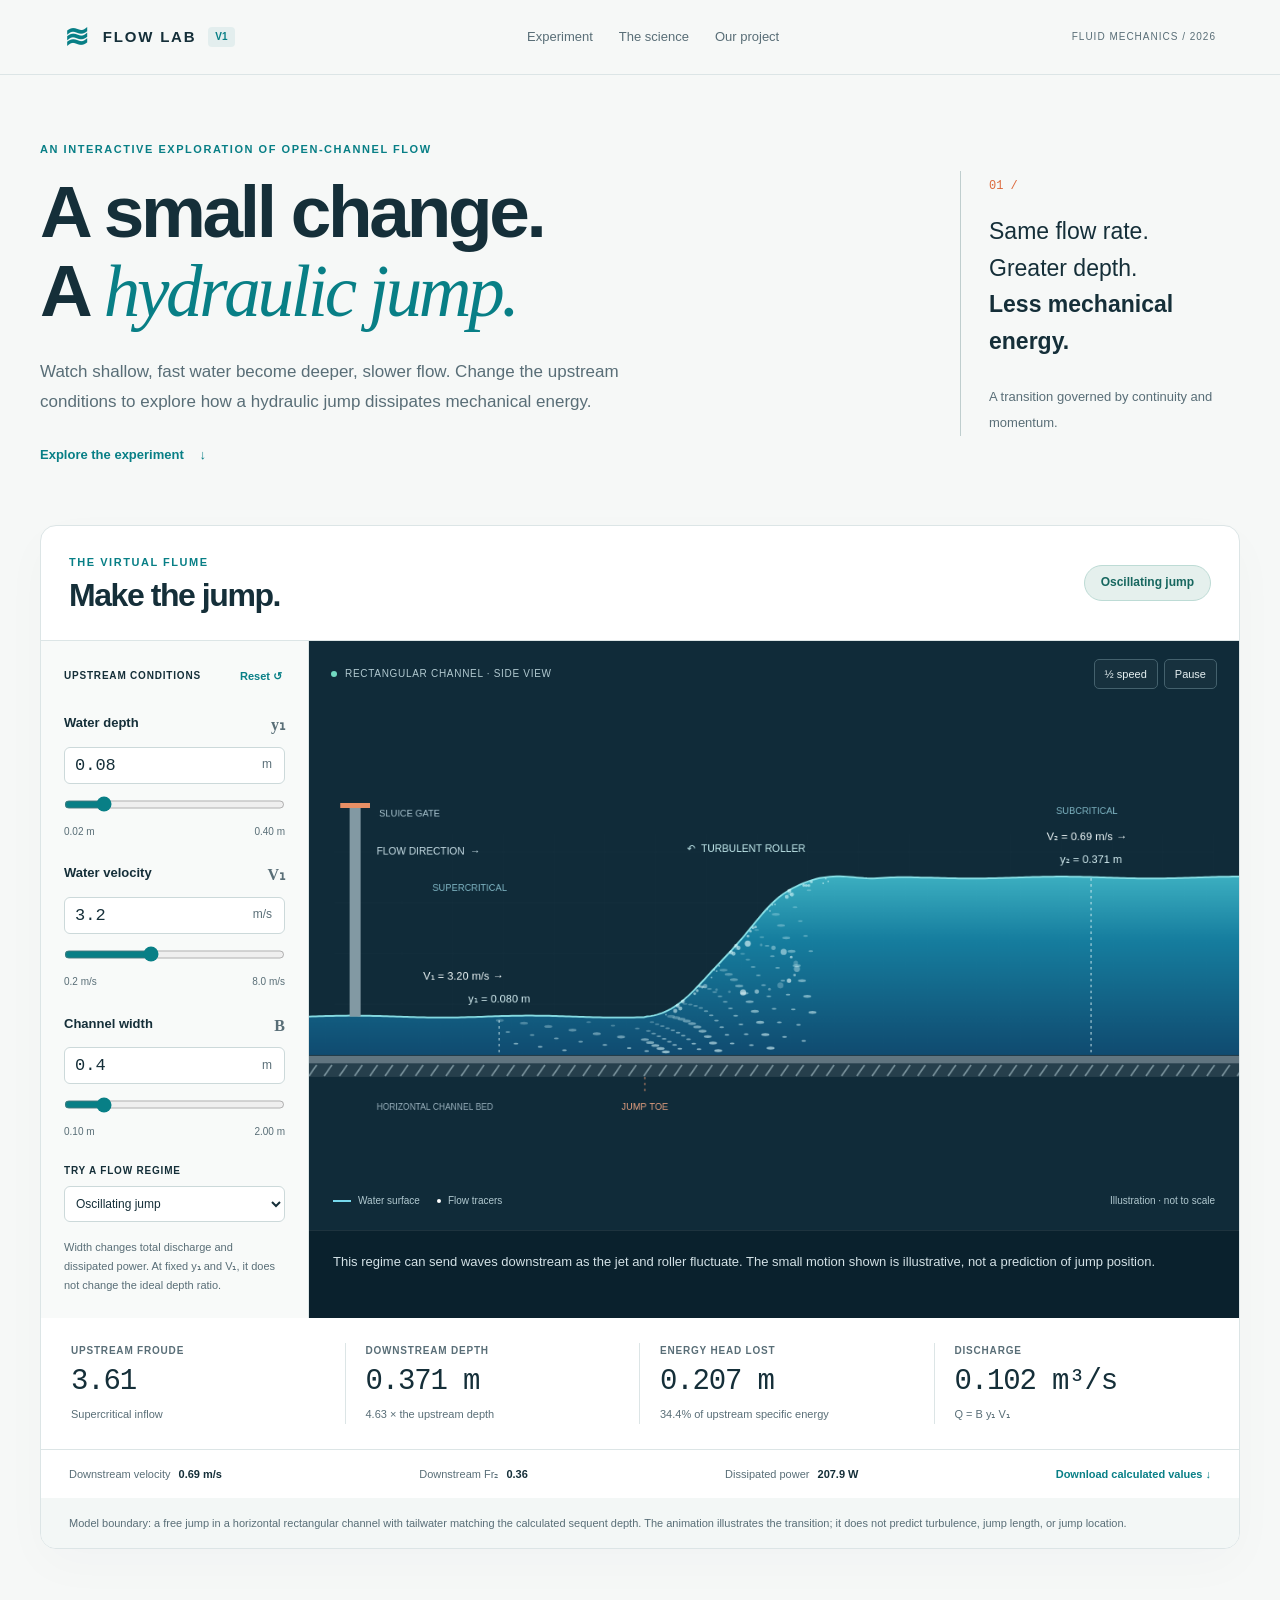
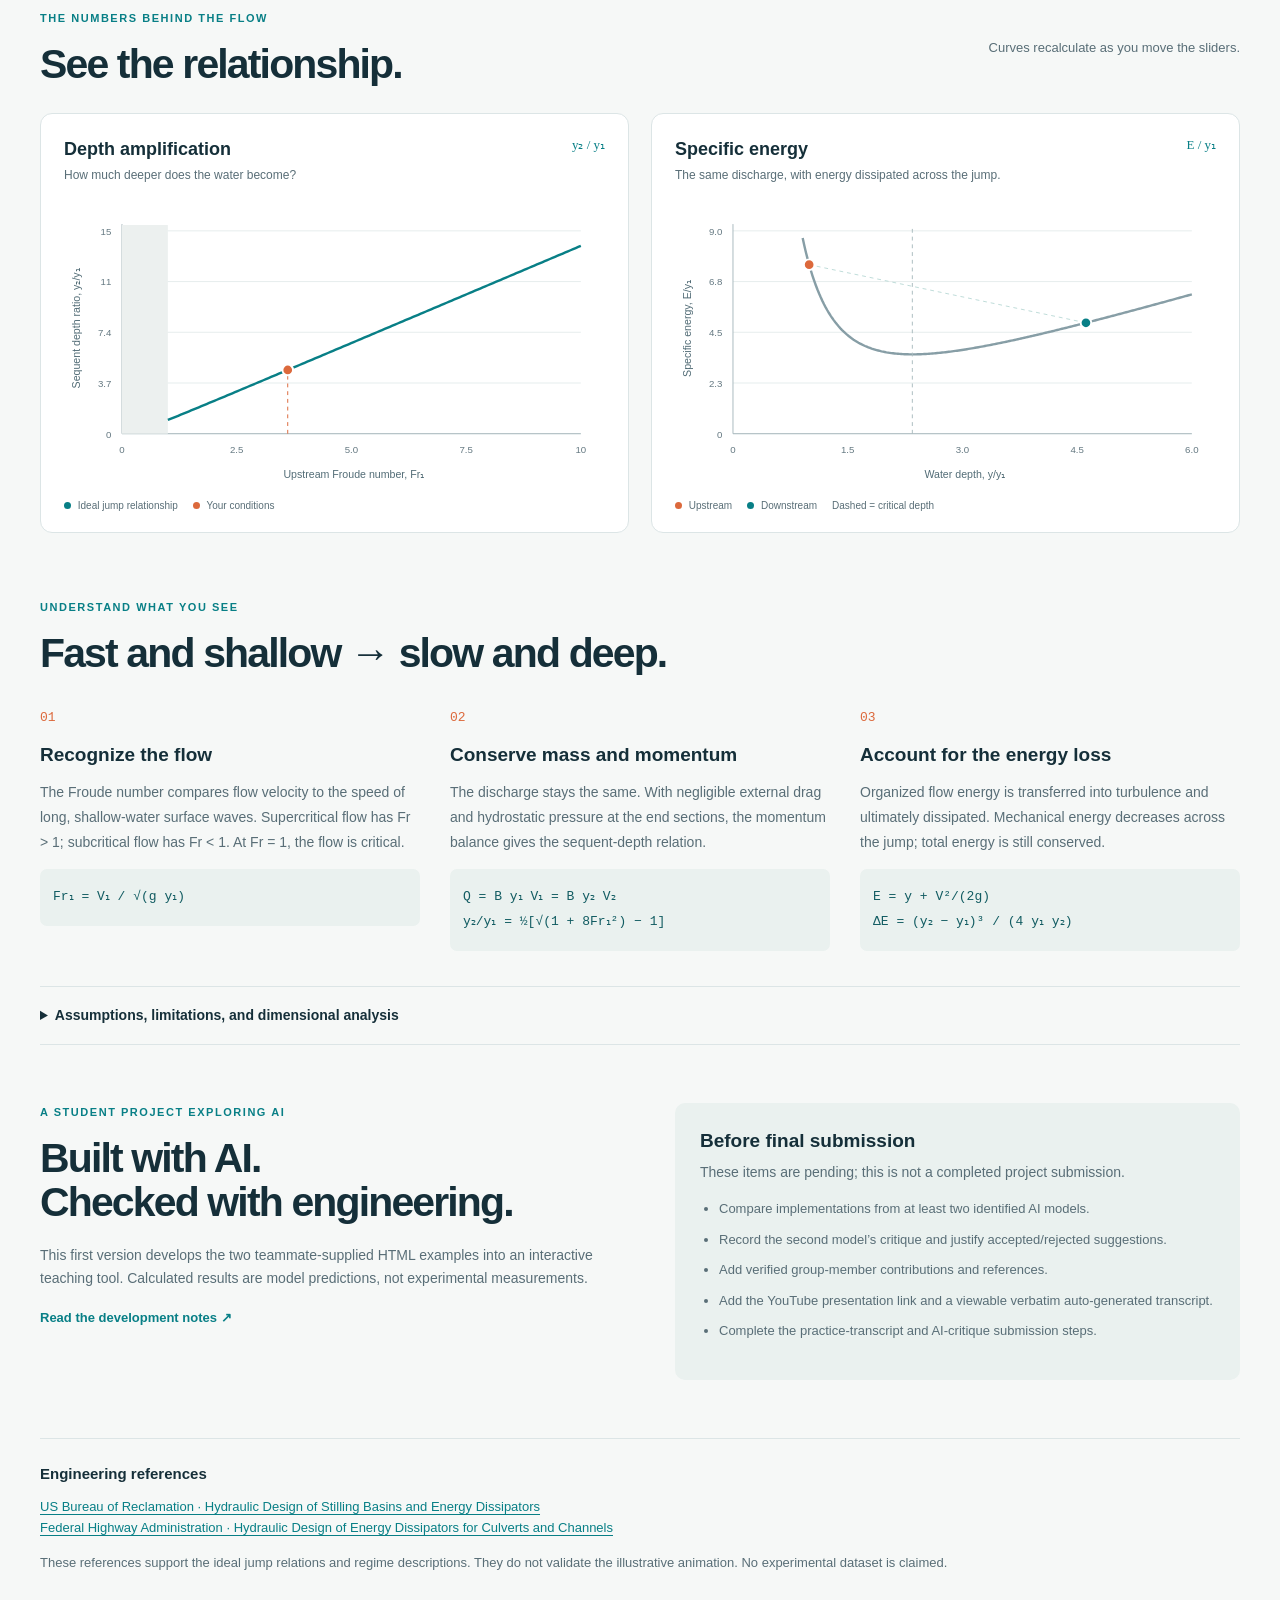
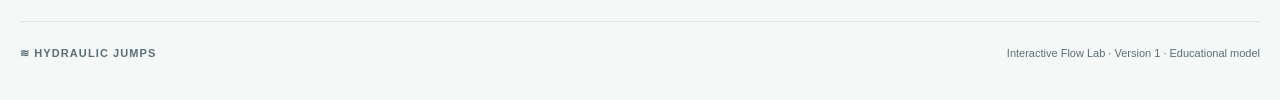
<file: index.html>
<!doctype html>
<html lang="en">
<head>
  <meta charset="utf-8"><meta name="viewport" content="width=device-width,initial-scale=1">
  <meta name="description" content="Explore hydraulic jumps in a rectangular channel with animated flow, live calculations and interactive graphs.">
  <title>Hydraulic Jumps · Interactive Flow Lab</title>
  <link rel="icon" href="data:,"><link rel="stylesheet" href="styles.css">
  <script defer src="hydraulics.js"></script><script defer src="app.js"></script>
</head>
<body>
<a class="skip" href="#experiment">Skip to experiment</a>
<header class="topbar"><a class="brand" href="#"><span class="brand-icon">≋</span> FLOW LAB <span class="version">V1</span></a><nav aria-label="Main navigation"><a href="#experiment">Experiment</a><a href="#theory">The science</a><a href="#project">Our project</a></nav><span class="course">FLUID MECHANICS / 2026</span></header>
<main>
  <section class="intro"><div><p class="eyebrow">AN INTERACTIVE EXPLORATION OF OPEN-CHANNEL FLOW</p><h1>A small change.<br>A <em>hydraulic jump.</em></h1><p class="lede">Watch shallow, fast water become deeper, slower flow. Change the upstream conditions to explore how a hydraulic jump dissipates mechanical energy.</p><a class="text-link" href="#experiment">Explore the experiment <span>↓</span></a></div><aside class="intro-note"><span class="note-number">01 /</span><p>Same flow rate.<br>Greater depth.<br><strong>Less mechanical energy.</strong></p><span class="small">A transition governed by continuity and momentum.</span></aside></section>

  <section id="experiment" class="experiment" aria-labelledby="lab-title">
    <div class="section-heading"><div><p class="eyebrow">THE VIRTUAL FLUME</p><h2 id="lab-title">Make the jump.</h2></div><span class="status" id="regime">Oscillating jump</span></div>
    <div class="lab-grid">
      <aside class="control-panel"><div class="panel-heading"><span>UPSTREAM CONDITIONS</span><button id="reset" class="quiet" type="button">Reset ↺</button></div>
        <div class="field"><label for="depth">Water depth <span>y₁</span></label><div class="input-unit"><input id="depth" type="number" min="0.02" max="0.4" step="any" value="0.08" aria-describedby="depth-help"><span>m</span></div><input aria-label="Upstream depth slider" id="depth-range" type="range" min="0.02" max="0.4" step="any" value="0.08"><div class="limits" id="depth-help"><span>0.02 m</span><span>0.40 m</span></div></div>
        <div class="field"><label for="velocity">Water velocity <span>V₁</span></label><div class="input-unit"><input id="velocity" type="number" min="0.2" max="8" step="any" value="3.2"><span>m/s</span></div><input aria-label="Upstream velocity slider" id="velocity-range" type="range" min="0.2" max="8" step="any" value="3.2"><div class="limits"><span>0.2 m/s</span><span>8.0 m/s</span></div></div>
        <div class="field"><label for="width">Channel width <span>B</span></label><div class="input-unit"><input id="width" type="number" min="0.1" max="2" step="any" value="0.4"><span>m</span></div><input aria-label="Channel width slider" id="width-range" type="range" min="0.1" max="2" step="any" value="0.4"><div class="limits"><span>0.10 m</span><span>2.00 m</span></div></div>
        <p id="input-message" class="input-message" role="status"></p>
        <label class="preset-label" for="preset">TRY A FLOW REGIME</label><select id="preset"><option value="custom">Custom conditions</option><option value="subcritical">Subcritical · no jump</option><option value="undular">Undular jump</option><option value="weak">Weak jump</option><option value="oscillating" selected>Oscillating jump</option><option value="steady">Steady jump</option><option value="strong">Strong jump</option></select>
        <p class="control-tip">Width changes total discharge and dissipated power. At fixed y₁ and V₁, it does not change the ideal depth ratio.</p>
      </aside>
      <div class="visual-panel"><div class="visual-toolbar"><span><i class="live-dot"></i> RECTANGULAR CHANNEL · SIDE VIEW</span><div><button type="button" id="slow" aria-pressed="false">½ speed</button><button type="button" id="pause" aria-pressed="false">Pause</button></div></div>
        <canvas id="flume" width="1100" height="420" role="img" aria-label="Illustrative side view of water in a rectangular channel. Calculated upstream and downstream values are listed below."></canvas>
        <div class="visual-caption"><span><span class="legend-line"></span> Water surface <span class="legend-dot"></span> Flow tracers</span><span>Illustration · not to scale</span></div>
        <div class="flow-explanation" id="flow-explanation" aria-live="polite"></div>
      </div>
    </div>
    <div class="metrics" aria-live="polite" aria-atomic="true">
      <div><span>UPSTREAM FROUDE</span><strong id="fr1">—</strong><small id="fr1-note">Fr₁ = V₁ / √(g y₁)</small></div>
      <div><span>DOWNSTREAM DEPTH</span><strong id="depth2">—</strong><small id="depth-ratio">Sequent depth y₂</small></div>
      <div><span>ENERGY HEAD LOST</span><strong id="loss">—</strong><small id="loss-percent">Of upstream specific energy</small></div>
      <div><span>DISCHARGE</span><strong id="discharge">—</strong><small>Q = B y₁ V₁</small></div>
    </div>
    <div class="secondary-results"><span>Downstream velocity <b id="velocity2">—</b></span><span>Downstream Fr₂ <b id="fr2">—</b></span><span>Dissipated power <b id="power">—</b></span><button id="export" type="button" class="text-link">Download calculated values ↓</button></div>
    <p class="model-note">Model boundary: a free jump in a horizontal rectangular channel with tailwater matching the calculated sequent depth. The animation illustrates the transition; it does not predict turbulence, jump length, or jump location.</p>
  </section>

  <section class="plots-section" aria-labelledby="plots-title"><div class="section-heading"><div><p class="eyebrow">THE NUMBERS BEHIND THE FLOW</p><h2 id="plots-title">See the relationship.</h2></div><span class="small">Curves recalculate as you move the sliders.</span></div>
    <div class="plot-grid"><article class="plot-card"><div class="plot-heading"><h3>Depth amplification</h3><span>y₂ / y₁</span></div><p>How much deeper does the water become?</p><svg id="ratio-plot" viewBox="0 0 560 300" role="img" aria-label="Sequent depth ratio against upstream Froude number"></svg><div class="plot-legend"><span><i></i> Ideal jump relationship</span><span><i class="orange"></i> Your conditions</span></div></article>
    <article class="plot-card"><div class="plot-heading"><h3>Specific energy</h3><span>E / y₁</span></div><p>The same discharge, with energy dissipated across the jump.</p><svg id="energy-plot" viewBox="0 0 560 300" role="img" aria-label="Dimensionless specific energy against dimensionless water depth, with upstream and downstream states"></svg><div class="plot-legend"><span><i class="orange"></i> Upstream</span><span><i></i> Downstream</span><span>Dashed = critical depth</span></div></article></div>
  </section>

  <section id="theory" class="theory-section"><div class="section-heading"><div><p class="eyebrow">UNDERSTAND WHAT YOU SEE</p><h2>Fast and shallow → slow and deep.</h2></div></div>
    <div class="theory-grid"><article><span class="step">01</span><h3>Recognize the flow</h3><p>The Froude number compares flow velocity to the speed of long, shallow-water surface waves. Supercritical flow has Fr &gt; 1; subcritical flow has Fr &lt; 1. At Fr = 1, the flow is critical.</p><div class="formula">Fr₁ = V₁ / √(g y₁)</div></article><article><span class="step">02</span><h3>Conserve mass and momentum</h3><p>The discharge stays the same. With negligible external drag and hydrostatic pressure at the end sections, the momentum balance gives the sequent-depth relation.</p><div class="formula">Q = B y₁ V₁ = B y₂ V₂<br>y₂/y₁ = ½[√(1 + 8Fr₁²) − 1]</div></article><article><span class="step">03</span><h3>Account for the energy loss</h3><p>Organized flow energy is transferred into turbulence and ultimately dissipated. Mechanical energy decreases across the jump; total energy is still conserved.</p><div class="formula">E = y + V²/(2g)<br>ΔE = (y₂ − y₁)³ / (4 y₁ y₂)</div></article></div>
    <details><summary>Assumptions, limitations, and dimensional analysis</summary><div class="details-body"><p>The model assumes steady incompressible water flow (ρ = 1000 kg/m³, g = 9.81 m/s²), constant rectangular width, a horizontal bed, hydrostatic end-section pressure, uniform end-section velocities, and negligible bed/sidewall drag over the jump. Inputs describe the flow immediately upstream, not a gate-opening prediction.</p><p>Fr₁ &gt; 1 is necessary but does not guarantee that a stationary jump will occur at a particular location. Downstream boundary conditions determine whether a jump is held, swept downstream, or submerged. Here matching tailwater is assumed. An undular jump is represented by surface waves rather than a turbulent roller.</p><p>For the ideal model, y₂/y₁ depends only on Fr₁. Real jumps can also depend on Reynolds number, relative roughness, channel aspect ratio, and air entrainment. Dimensional analysis identifies possible dependencies; it does not derive the Bélanger equation or supply experimental correction factors.</p><p>The energy graph uses y/y₁ and E/y₁ at the current unit discharge q = y₁V₁. Both states lie on the same specific-energy curve, at different energies. The critical depth minimizes specific energy.</p></div></details>
  </section>

  <section id="project" class="project-section"><div><p class="eyebrow">A STUDENT PROJECT EXPLORING AI</p><h2>Built with AI.<br>Checked with engineering.</h2><p>This first version develops the two teammate-supplied HTML examples into an interactive teaching tool. Calculated results are model predictions, not experimental measurements.</p><a class="text-link" href="docs/PROJECT-NOTES.md">Read the development notes ↗</a></div><div class="project-checklist"><h3>Before final submission</h3><p class="small">These items are pending; this is not a completed project submission.</p><ul><li>Compare implementations from at least two identified AI models.</li><li>Record the second model’s critique and justify accepted/rejected suggestions.</li><li>Add verified group-member contributions and references.</li><li>Add the YouTube presentation link and a viewable verbatim auto-generated transcript.</li><li>Complete the practice-transcript and AI-critique submission steps.</li></ul></div></section>
  <section class="references"><h3>Engineering references</h3><p><a href="https://www.usbr.gov/tsc/techreferences/hydraulics_lab/pubs/EM/EM25.pdf" target="_blank" rel="noopener">US Bureau of Reclamation · Hydraulic Design of Stilling Basins and Energy Dissipators</a><br><a href="https://www.fhwa.dot.gov/engineering/hydraulics/pubs/hec/hec14si.pdf" target="_blank" rel="noopener">Federal Highway Administration · Hydraulic Design of Energy Dissipators for Culverts and Channels</a></p><p class="small">These references support the ideal jump relations and regime descriptions. They do not validate the illustrative animation. No experimental dataset is claimed.</p></section>
</main><footer><span>≋ HYDRAULIC JUMPS</span><span>Interactive Flow Lab · Version 1 · Educational model</span></footer>
<noscript>This experiment needs JavaScript. The explanations and equations above remain available.</noscript>
</body></html>
</file>
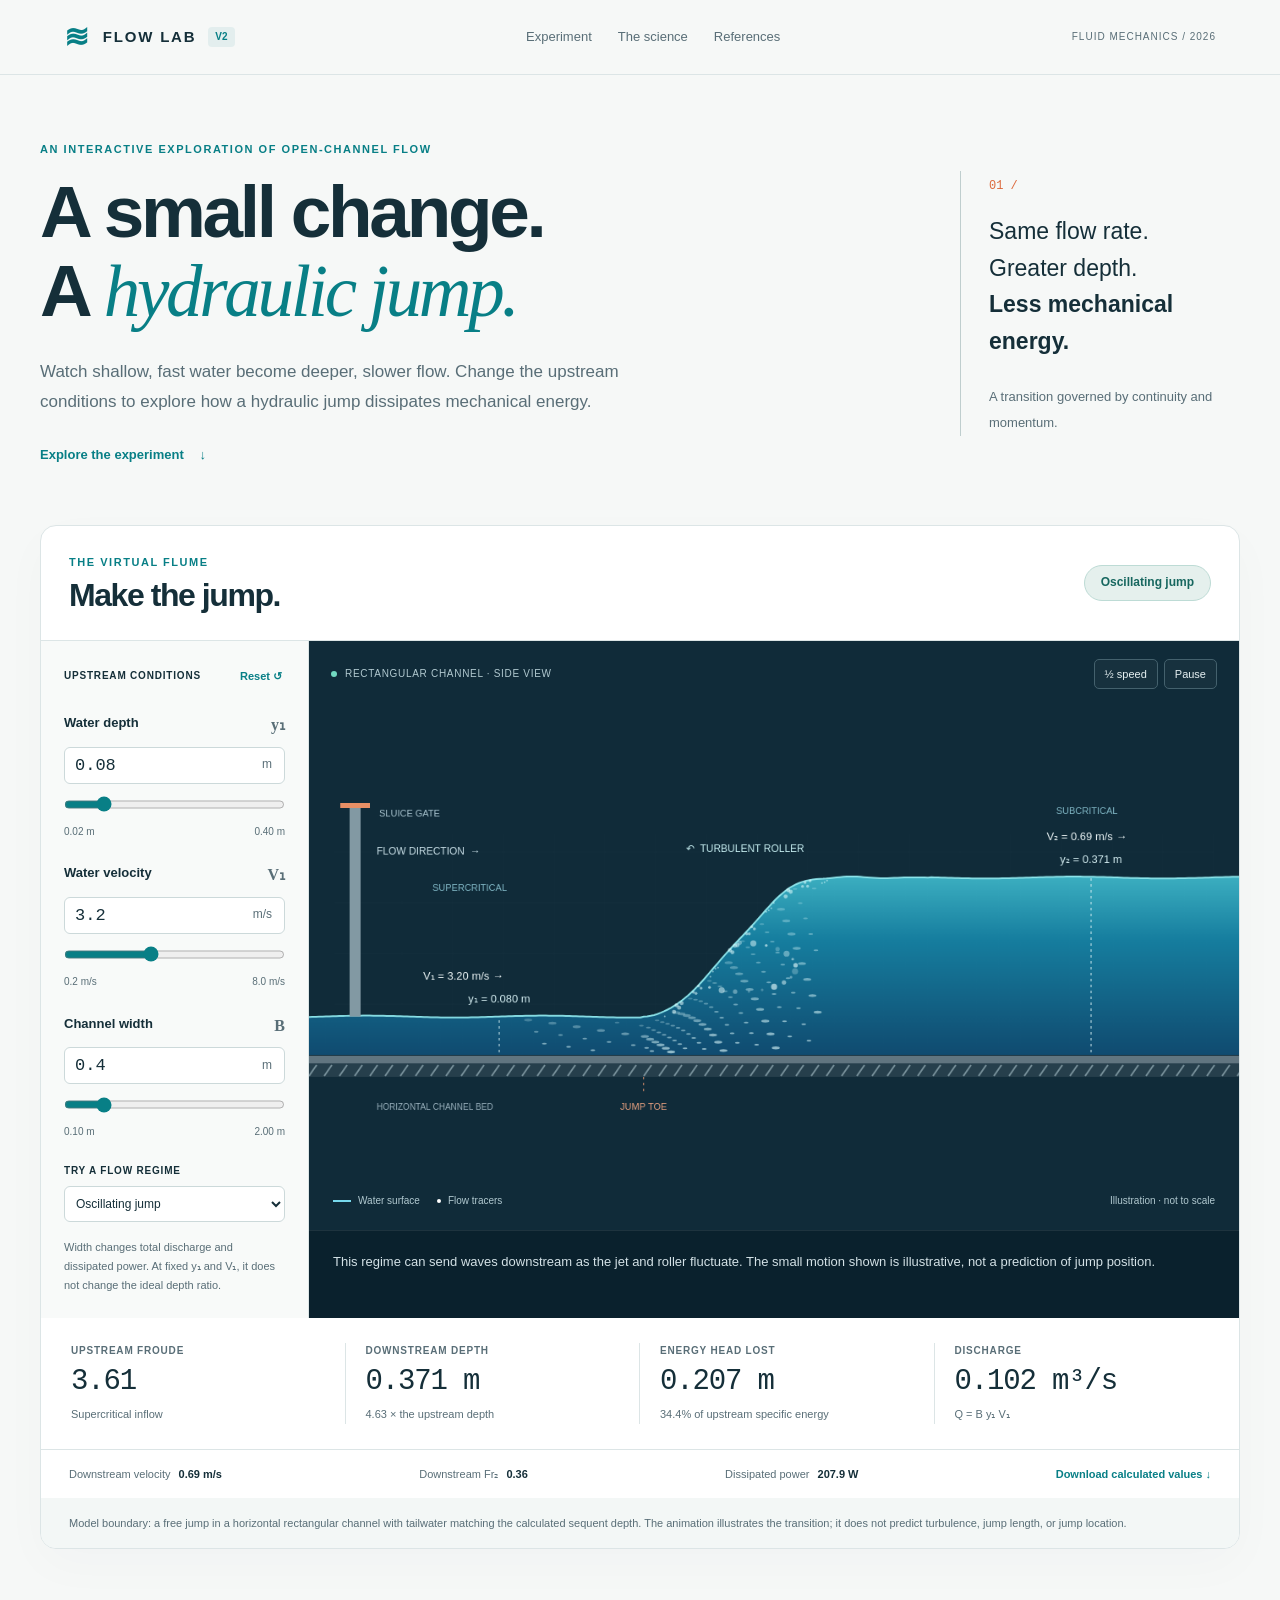
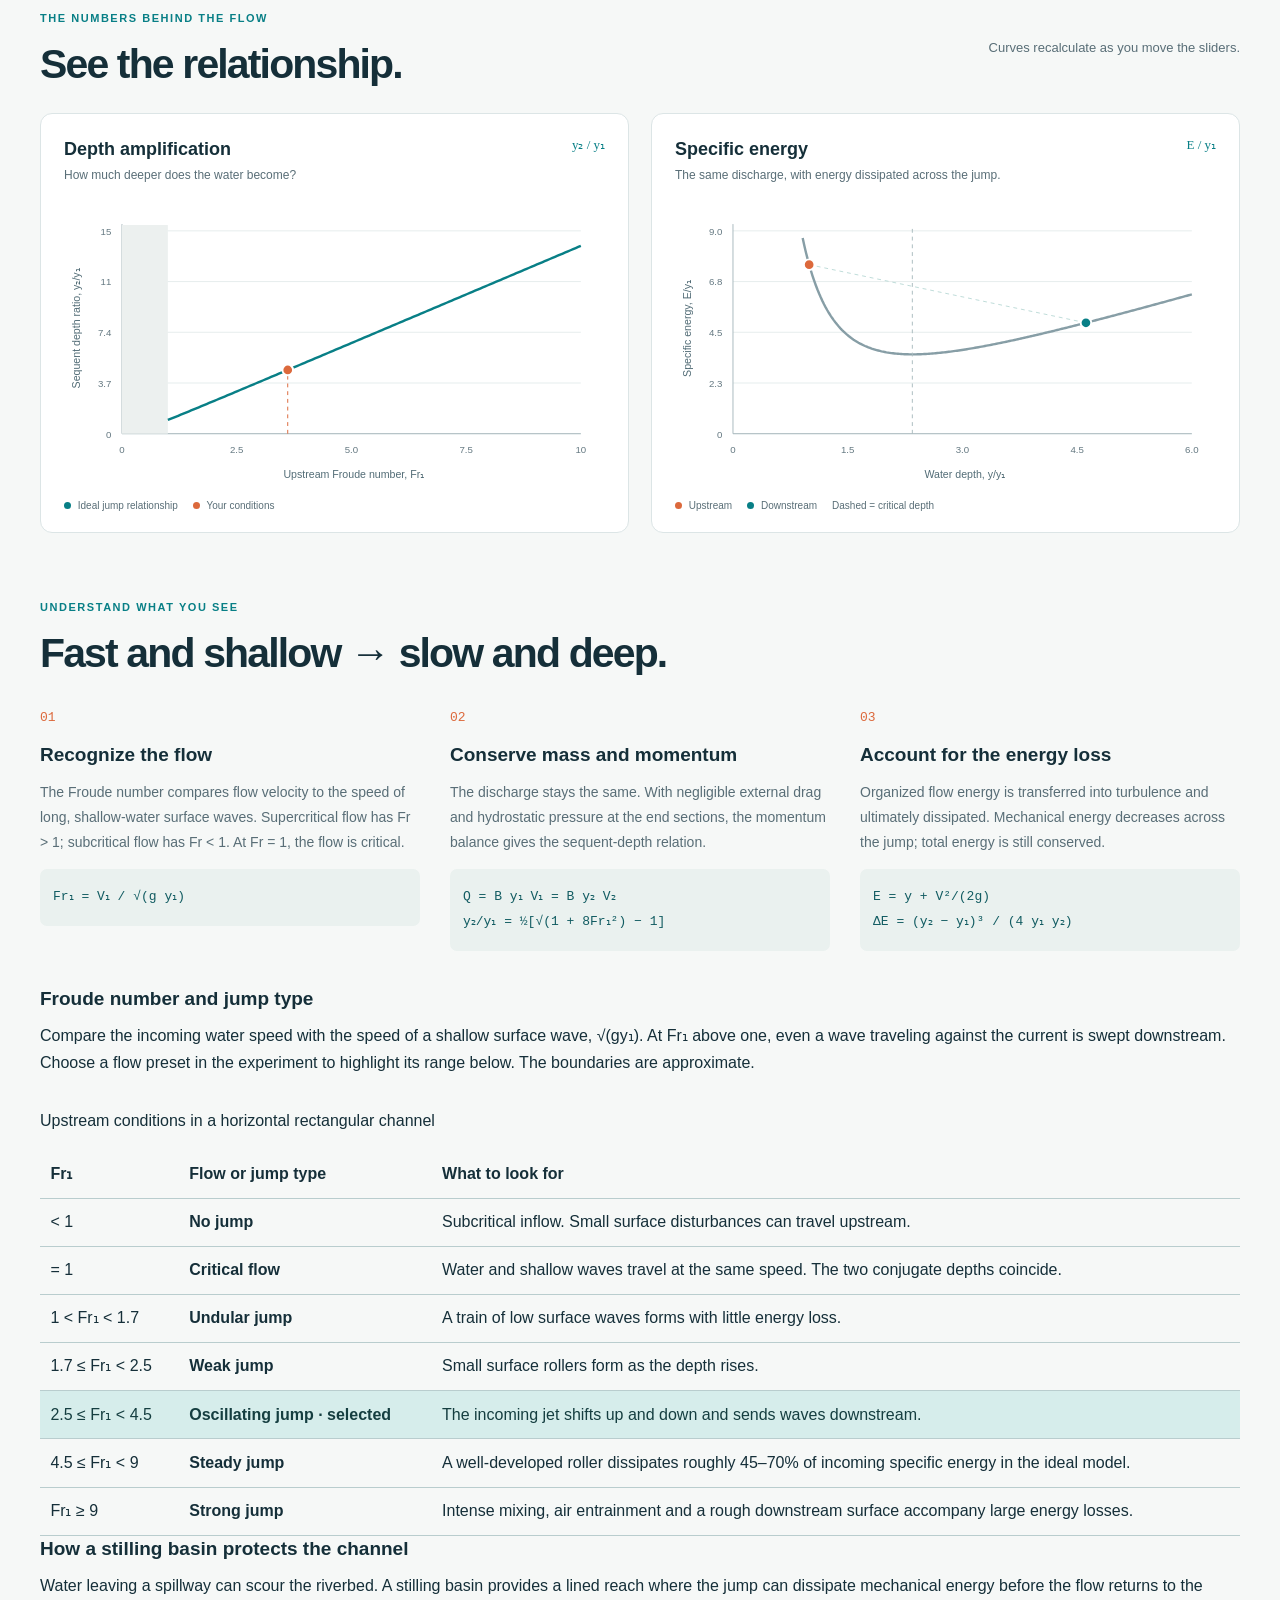
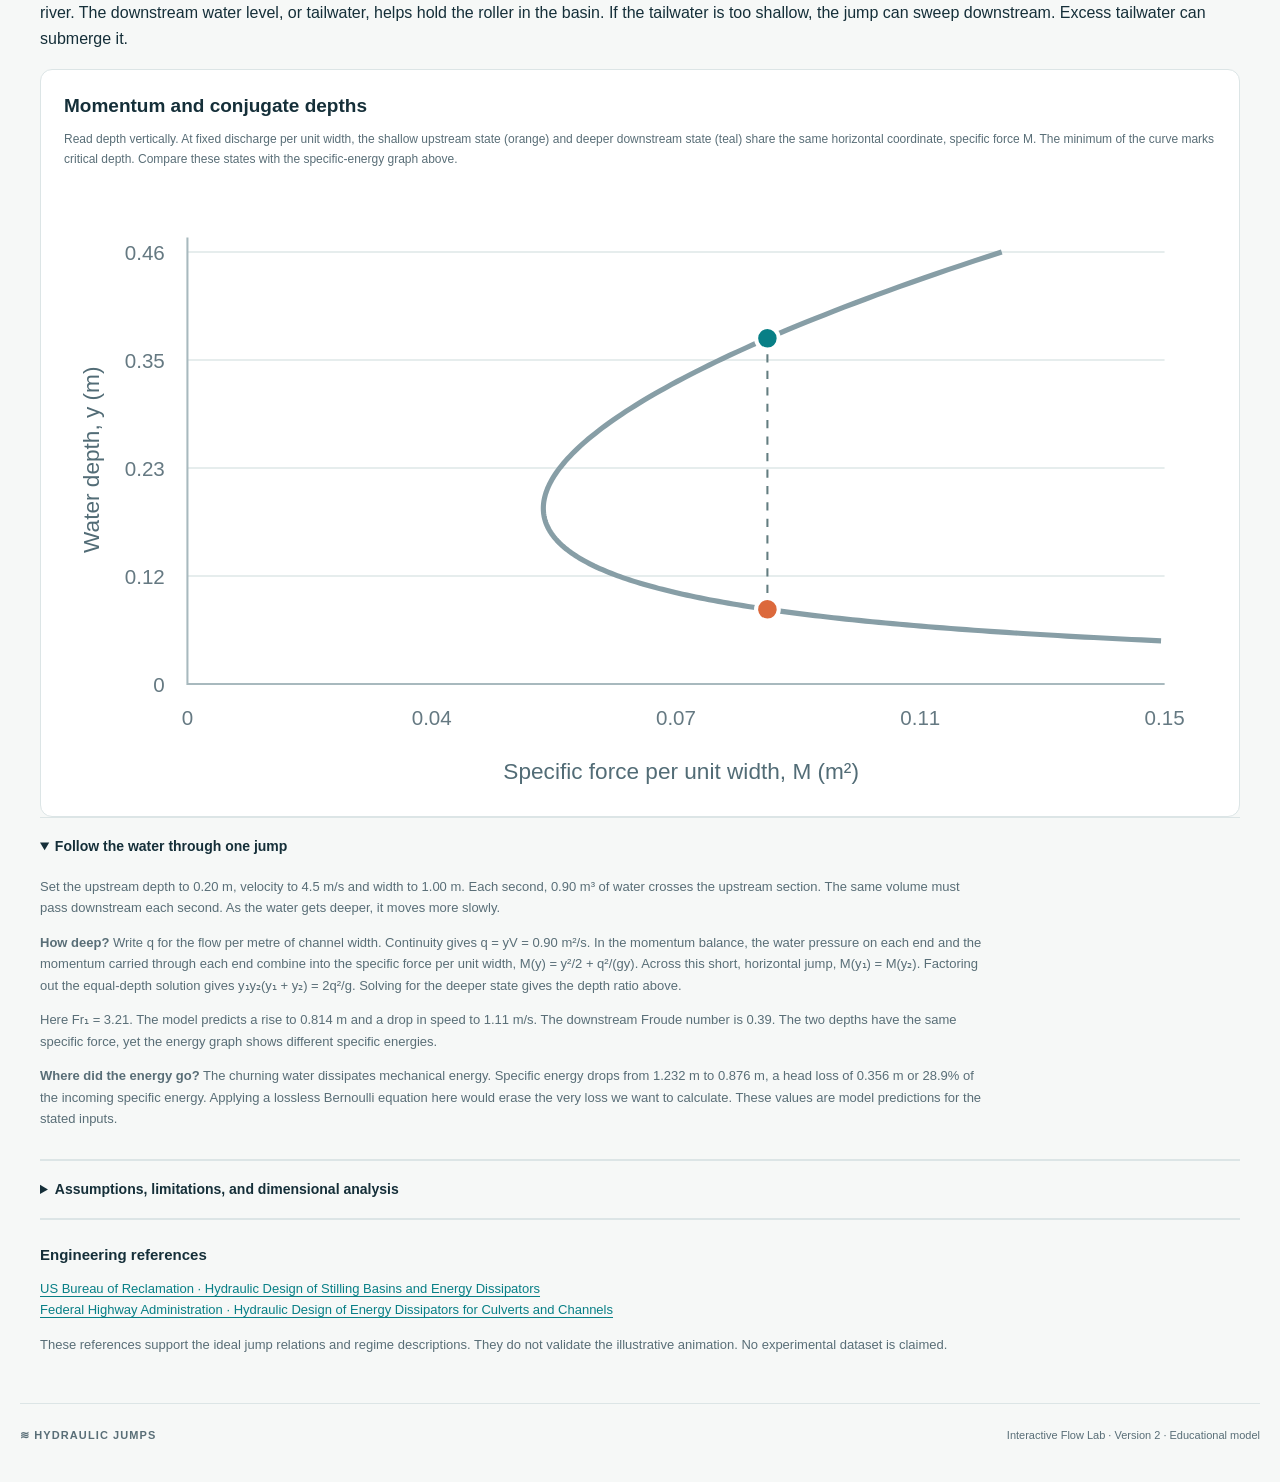
<file: v2/index.html>
<!doctype html>
<html lang="en">
<head>
  <meta charset="utf-8"><meta name="viewport" content="width=device-width,initial-scale=1">
  <meta name="description" content="Explore hydraulic jumps in a rectangular channel with animated flow, live calculations and interactive graphs.">
  <title>Hydraulic Jumps · Interactive Flow Lab</title>
  <link rel="icon" href="data:,"><link rel="stylesheet" href="styles.css">
  <script defer src="hydraulics.js"></script><script defer src="app.js"></script>
</head>
<body>
<a class="skip" href="#experiment">Skip to experiment</a>
<header class="topbar"><a class="brand" href="#"><span class="brand-icon">≋</span> FLOW LAB <span class="version">V2</span></a><nav aria-label="Main navigation"><a href="#experiment">Experiment</a><a href="#theory">The science</a><a href="#references">References</a></nav><span class="course">FLUID MECHANICS / 2026</span></header>
<main>
  <section class="intro"><div><p class="eyebrow">AN INTERACTIVE EXPLORATION OF OPEN-CHANNEL FLOW</p><h1>A small change.<br>A <em>hydraulic jump.</em></h1><p class="lede">Watch shallow, fast water become deeper, slower flow. Change the upstream conditions to explore how a hydraulic jump dissipates mechanical energy.</p><a class="text-link" href="#experiment">Explore the experiment <span>↓</span></a></div><aside class="intro-note"><span class="note-number">01 /</span><p>Same flow rate.<br>Greater depth.<br><strong>Less mechanical energy.</strong></p><span class="small">A transition governed by continuity and momentum.</span></aside></section>

  <section id="experiment" class="experiment" aria-labelledby="lab-title">
    <div class="section-heading"><div><p class="eyebrow">THE VIRTUAL FLUME</p><h2 id="lab-title">Make the jump.</h2></div><span class="status" id="regime">Oscillating jump</span></div>
    <div class="lab-grid">
      <aside class="control-panel"><div class="panel-heading"><span>UPSTREAM CONDITIONS</span><button id="reset" class="quiet" type="button">Reset ↺</button></div>
        <div class="field"><label for="depth">Water depth <span>y₁</span></label><div class="input-unit"><input id="depth" type="number" min="0.02" max="0.4" step="any" value="0.08" aria-describedby="depth-help"><span>m</span></div><input aria-label="Upstream depth slider" id="depth-range" type="range" min="0.02" max="0.4" step="any" value="0.08"><div class="limits" id="depth-help"><span>0.02 m</span><span>0.40 m</span></div></div>
        <div class="field"><label for="velocity">Water velocity <span>V₁</span></label><div class="input-unit"><input id="velocity" type="number" min="0.2" max="8" step="any" value="3.2"><span>m/s</span></div><input aria-label="Upstream velocity slider" id="velocity-range" type="range" min="0.2" max="8" step="any" value="3.2"><div class="limits"><span>0.2 m/s</span><span>8.0 m/s</span></div></div>
        <div class="field"><label for="width">Channel width <span>B</span></label><div class="input-unit"><input id="width" type="number" min="0.1" max="2" step="any" value="0.4"><span>m</span></div><input aria-label="Channel width slider" id="width-range" type="range" min="0.1" max="2" step="any" value="0.4"><div class="limits"><span>0.10 m</span><span>2.00 m</span></div></div>
        <p id="input-message" class="input-message" role="status"></p>
        <label class="preset-label" for="preset">TRY A FLOW REGIME</label><select id="preset"><option value="custom">Custom conditions</option><option value="subcritical">Subcritical · no jump</option><option value="undular">Undular jump</option><option value="weak">Weak jump</option><option value="oscillating" selected>Oscillating jump</option><option value="steady">Steady jump</option><option value="strong">Strong jump</option></select>
        <p class="control-tip">Width changes total discharge and dissipated power. At fixed y₁ and V₁, it does not change the ideal depth ratio.</p>
      </aside>
      <div class="visual-panel"><div class="visual-toolbar"><span><i class="live-dot"></i> RECTANGULAR CHANNEL · SIDE VIEW</span><div><button type="button" id="slow" aria-pressed="false">½ speed</button><button type="button" id="pause" aria-pressed="false">Pause</button></div></div>
        <canvas id="flume" width="1100" height="420" role="img" aria-label="Illustrative side view of water in a rectangular channel. Calculated upstream and downstream values are listed below."></canvas>
        <div class="visual-caption"><span><span class="legend-line"></span> Water surface <span class="legend-dot"></span> Flow tracers</span><span>Illustration · not to scale</span></div>
        <div class="flow-explanation" id="flow-explanation" aria-live="polite"></div>
      </div>
    </div>
    <div class="metrics" aria-live="polite" aria-atomic="true">
      <div><span>UPSTREAM FROUDE</span><strong id="fr1">—</strong><small id="fr1-note">Fr₁ = V₁ / √(g y₁)</small></div>
      <div><span>DOWNSTREAM DEPTH</span><strong id="depth2">—</strong><small id="depth-ratio">Sequent depth y₂</small></div>
      <div><span>ENERGY HEAD LOST</span><strong id="loss">—</strong><small id="loss-percent">Of upstream specific energy</small></div>
      <div><span>DISCHARGE</span><strong id="discharge">—</strong><small>Q = B y₁ V₁</small></div>
    </div>
    <div class="secondary-results"><span>Downstream velocity <b id="velocity2">—</b></span><span>Downstream Fr₂ <b id="fr2">—</b></span><span>Dissipated power <b id="power">—</b></span><button id="export" type="button" class="text-link">Download calculated values ↓</button></div>
    <p class="model-note">Model boundary: a free jump in a horizontal rectangular channel with tailwater matching the calculated sequent depth. The animation illustrates the transition; it does not predict turbulence, jump length, or jump location.</p>
  </section>

  <section class="plots-section" aria-labelledby="plots-title"><div class="section-heading"><div><p class="eyebrow">THE NUMBERS BEHIND THE FLOW</p><h2 id="plots-title">See the relationship.</h2></div><span class="small">Curves recalculate as you move the sliders.</span></div>
    <div class="plot-grid"><article class="plot-card"><div class="plot-heading"><h3>Depth amplification</h3><span>y₂ / y₁</span></div><p>How much deeper does the water become?</p><svg id="ratio-plot" viewBox="0 0 560 300" role="img" aria-label="Sequent depth ratio against upstream Froude number"></svg><div class="plot-legend"><span><i></i> Ideal jump relationship</span><span><i class="orange"></i> Your conditions</span></div></article>
    <article class="plot-card"><div class="plot-heading"><h3>Specific energy</h3><span>E / y₁</span></div><p>The same discharge, with energy dissipated across the jump.</p><svg id="energy-plot" viewBox="0 0 560 300" role="img" aria-label="Dimensionless specific energy against dimensionless water depth, with upstream and downstream states"></svg><div class="plot-legend"><span><i class="orange"></i> Upstream</span><span><i></i> Downstream</span><span>Dashed = critical depth</span></div></article></div>
  </section>

  <section id="theory" class="theory-section"><div class="section-heading"><div><p class="eyebrow">UNDERSTAND WHAT YOU SEE</p><h2>Fast and shallow → slow and deep.</h2></div></div>
    <div class="theory-grid"><article><span class="step">01</span><h3>Recognize the flow</h3><p>The Froude number compares flow velocity to the speed of long, shallow-water surface waves. Supercritical flow has Fr &gt; 1; subcritical flow has Fr &lt; 1. At Fr = 1, the flow is critical.</p><div class="formula">Fr₁ = V₁ / √(g y₁)</div></article><article><span class="step">02</span><h3>Conserve mass and momentum</h3><p>The discharge stays the same. With negligible external drag and hydrostatic pressure at the end sections, the momentum balance gives the sequent-depth relation.</p><div class="formula">Q = B y₁ V₁ = B y₂ V₂<br>y₂/y₁ = ½[√(1 + 8Fr₁²) − 1]</div></article><article><span class="step">03</span><h3>Account for the energy loss</h3><p>Organized flow energy is transferred into turbulence and ultimately dissipated. Mechanical energy decreases across the jump; total energy is still conserved.</p><div class="formula">E = y + V²/(2g)<br>ΔE = (y₂ − y₁)³ / (4 y₁ y₂)</div></article></div>
    <h3 id="regimes">Froude number and jump type</h3>
    <p>Compare the incoming water speed with the speed of a shallow surface wave, √(gy₁). At Fr₁ above one, even a wave traveling against the current is swept downstream. Choose a flow preset in the experiment to highlight its range below. The boundaries are approximate.</p>
    <div class="regimes"><table><caption>Upstream conditions in a horizontal rectangular channel</caption><thead><tr><th>Fr₁</th><th>Flow or jump type</th><th>What to look for</th></tr></thead><tbody>
    <tr><td>&lt; 1</td><th scope="row">No jump</th><td>Subcritical inflow. Small surface disturbances can travel upstream.</td></tr>
    <tr><td>= 1</td><th scope="row">Critical flow</th><td>Water and shallow waves travel at the same speed. The two conjugate depths coincide.</td></tr>
    <tr><td>1 &lt; Fr₁ &lt; 1.7</td><th scope="row">Undular jump</th><td>A train of low surface waves forms with little energy loss.</td></tr>
    <tr><td>1.7 ≤ Fr₁ &lt; 2.5</td><th scope="row">Weak jump</th><td>Small surface rollers form as the depth rises.</td></tr>
    <tr><td>2.5 ≤ Fr₁ &lt; 4.5</td><th scope="row">Oscillating jump</th><td>The incoming jet shifts up and down and sends waves downstream.</td></tr>
    <tr><td>4.5 ≤ Fr₁ &lt; 9</td><th scope="row">Steady jump</th><td>A well-developed roller dissipates roughly 45–70% of incoming specific energy in the ideal model.</td></tr>
    <tr><td>Fr₁ ≥ 9</td><th scope="row">Strong jump</th><td>Intense mixing, air entrainment and a rough downstream surface accompany large energy losses.</td></tr>
    </tbody></table></div>
    <h3>How a stilling basin protects the channel</h3><p>Water leaving a spillway can scour the riverbed. A stilling basin provides a lined reach where the jump can dissipate mechanical energy before the flow returns to the river. The downstream water level, or tailwater, helps hold the roller in the basin. If the tailwater is too shallow, the jump can sweep downstream. Excess tailwater can submerge it.</p>
    <article class="plot-card"><h3>Momentum and conjugate depths</h3><p>Read depth vertically. At fixed discharge per unit width, the shallow upstream state (orange) and deeper downstream state (teal) share the same horizontal coordinate, specific force M. The minimum of the curve marks critical depth. Compare these states with the specific-energy graph above.</p><svg id="momentum" viewBox="0 0 560 300" role="img" aria-label="Specific force against depth for the current flow"></svg></article>
    <details open><summary>Follow the water through one jump</summary><div class="details-body">
      <p>Set the upstream depth to 0.20 m, velocity to 4.5 m/s and width to 1.00 m. Each second, 0.90 m³ of water crosses the upstream section. The same volume must pass downstream each second. As the water gets deeper, it moves more slowly.</p>
      <p><strong>How deep?</strong> Write q for the flow per metre of channel width. Continuity gives q = yV = 0.90 m²/s. In the momentum balance, the water pressure on each end and the momentum carried through each end combine into the specific force per unit width, M(y) = y²/2 + q²/(gy). Across this short, horizontal jump, M(y₁) = M(y₂). Factoring out the equal-depth solution gives y₁y₂(y₁ + y₂) = 2q²/g. Solving for the deeper state gives the depth ratio above.</p>
      <p>Here Fr₁ = 3.21. The model predicts a rise to 0.814 m and a drop in speed to 1.11 m/s. The downstream Froude number is 0.39. The two depths have the same specific force, yet the energy graph shows different specific energies.</p>
      <p><strong>Where did the energy go?</strong> The churning water dissipates mechanical energy. Specific energy drops from 1.232 m to 0.876 m, a head loss of 0.356 m or 28.9% of the incoming specific energy. Applying a lossless Bernoulli equation here would erase the very loss we want to calculate. These values are model predictions for the stated inputs.</p>
    </div></details>
    <details><summary>Assumptions, limitations, and dimensional analysis</summary><div class="details-body"><p>The model assumes steady incompressible water flow (ρ = 1000 kg/m³, g = 9.81 m/s²), constant rectangular width, a horizontal bed, hydrostatic end-section pressure, uniform end-section velocities, and negligible bed/sidewall drag over the jump. Inputs describe the flow immediately upstream, not a gate-opening prediction.</p><p>Fr₁ &gt; 1 is necessary but does not guarantee that a stationary jump will occur at a particular location. Downstream boundary conditions determine whether a jump is held, swept downstream, or submerged. Here matching tailwater is assumed. An undular jump is represented by surface waves rather than a turbulent roller.</p><p>For the ideal model, y₂/y₁ depends only on Fr₁. Real jumps can also depend on Reynolds number, relative roughness, channel aspect ratio, and air entrainment. Dimensional analysis identifies possible dependencies; it does not derive the Bélanger equation or supply experimental correction factors.</p><p>The energy graph uses y/y₁ and E/y₁ at the current unit discharge q = y₁V₁. Both states lie on the same specific-energy curve, at different energies. The critical depth minimizes specific energy.</p></div></details>
  </section>

  <section id="references" class="references"><h3>Engineering references</h3><p><a href="https://www.usbr.gov/tsc/techreferences/hydraulics_lab/pubs/EM/EM25.pdf" target="_blank" rel="noopener">US Bureau of Reclamation · Hydraulic Design of Stilling Basins and Energy Dissipators</a><br><a href="https://www.fhwa.dot.gov/engineering/hydraulics/pubs/hec/hec14si.pdf" target="_blank" rel="noopener">Federal Highway Administration · Hydraulic Design of Energy Dissipators for Culverts and Channels</a></p><p class="small">These references support the ideal jump relations and regime descriptions. They do not validate the illustrative animation. No experimental dataset is claimed.</p></section>
</main><footer><span>≋ HYDRAULIC JUMPS</span><span>Interactive Flow Lab · Version 2 · Educational model</span></footer>
<noscript>This experiment needs JavaScript. The explanations and equations above remain available.</noscript>
</body></html>
</file>
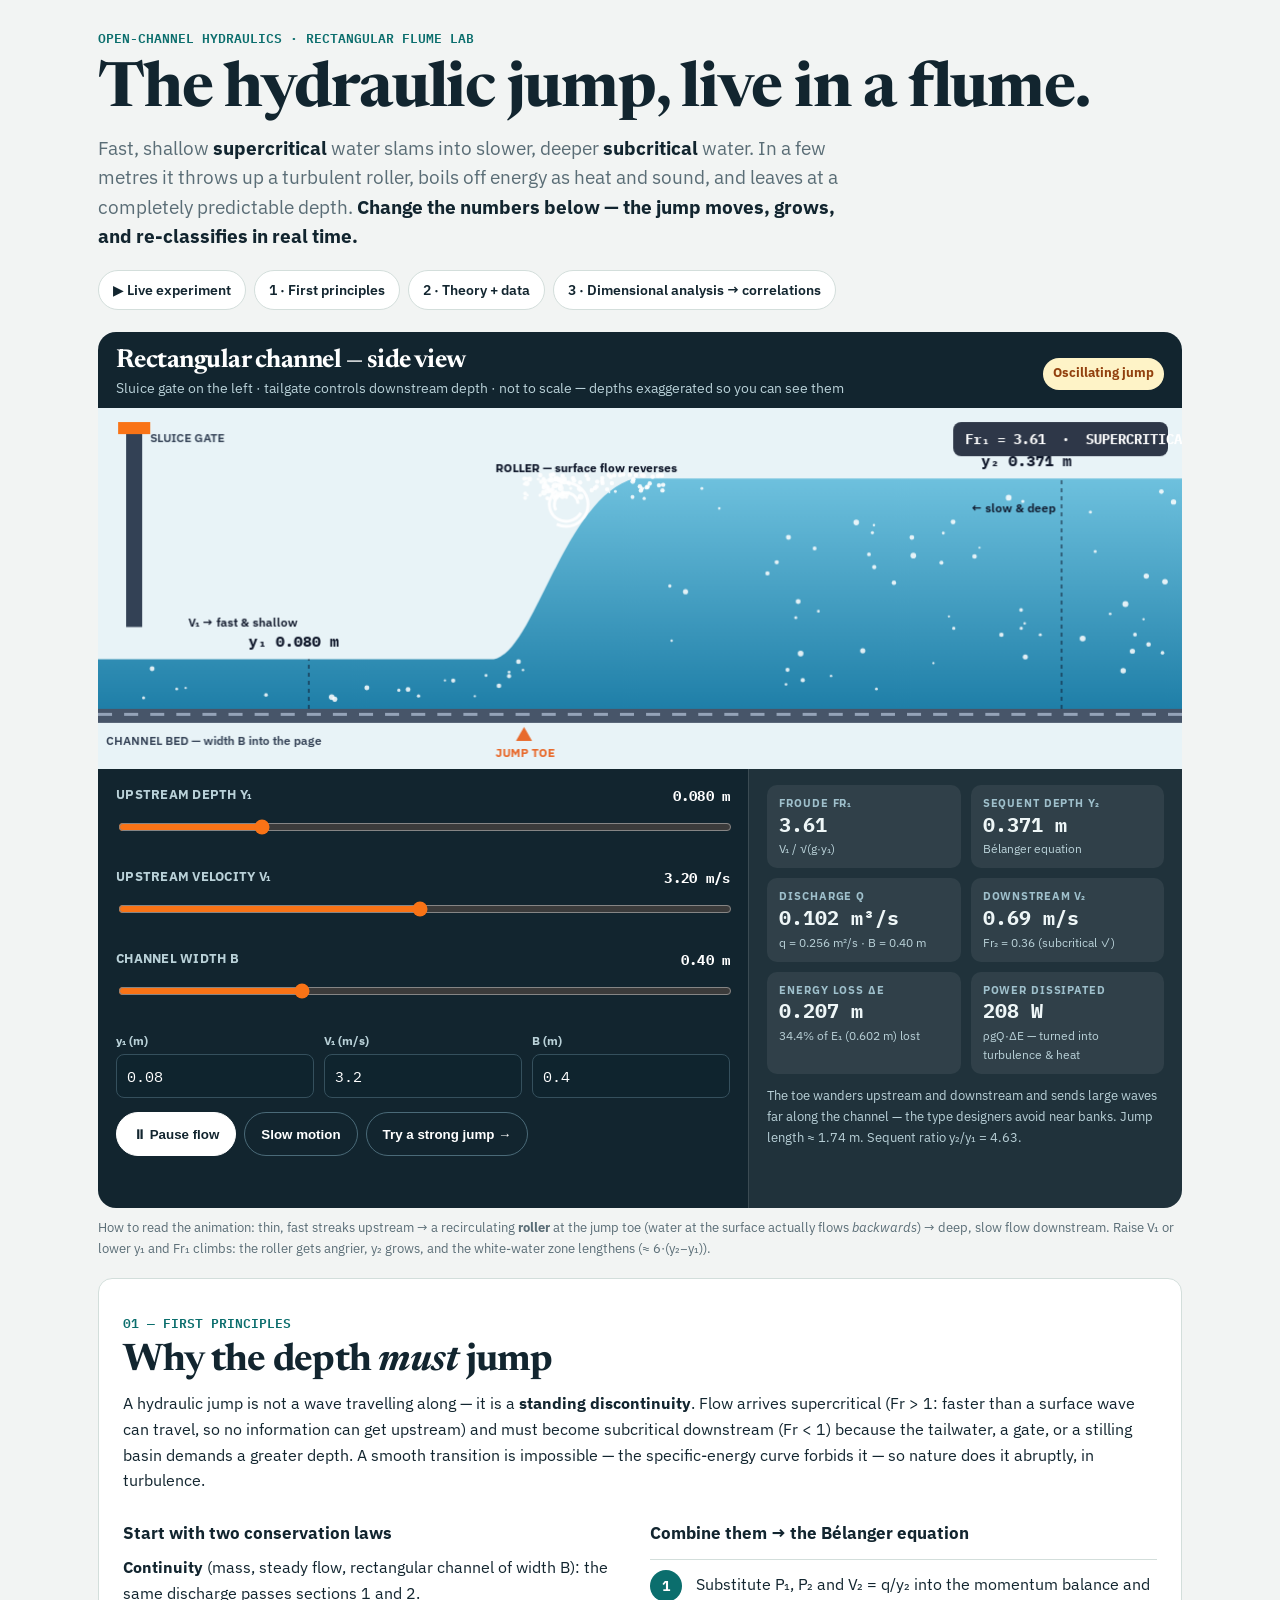
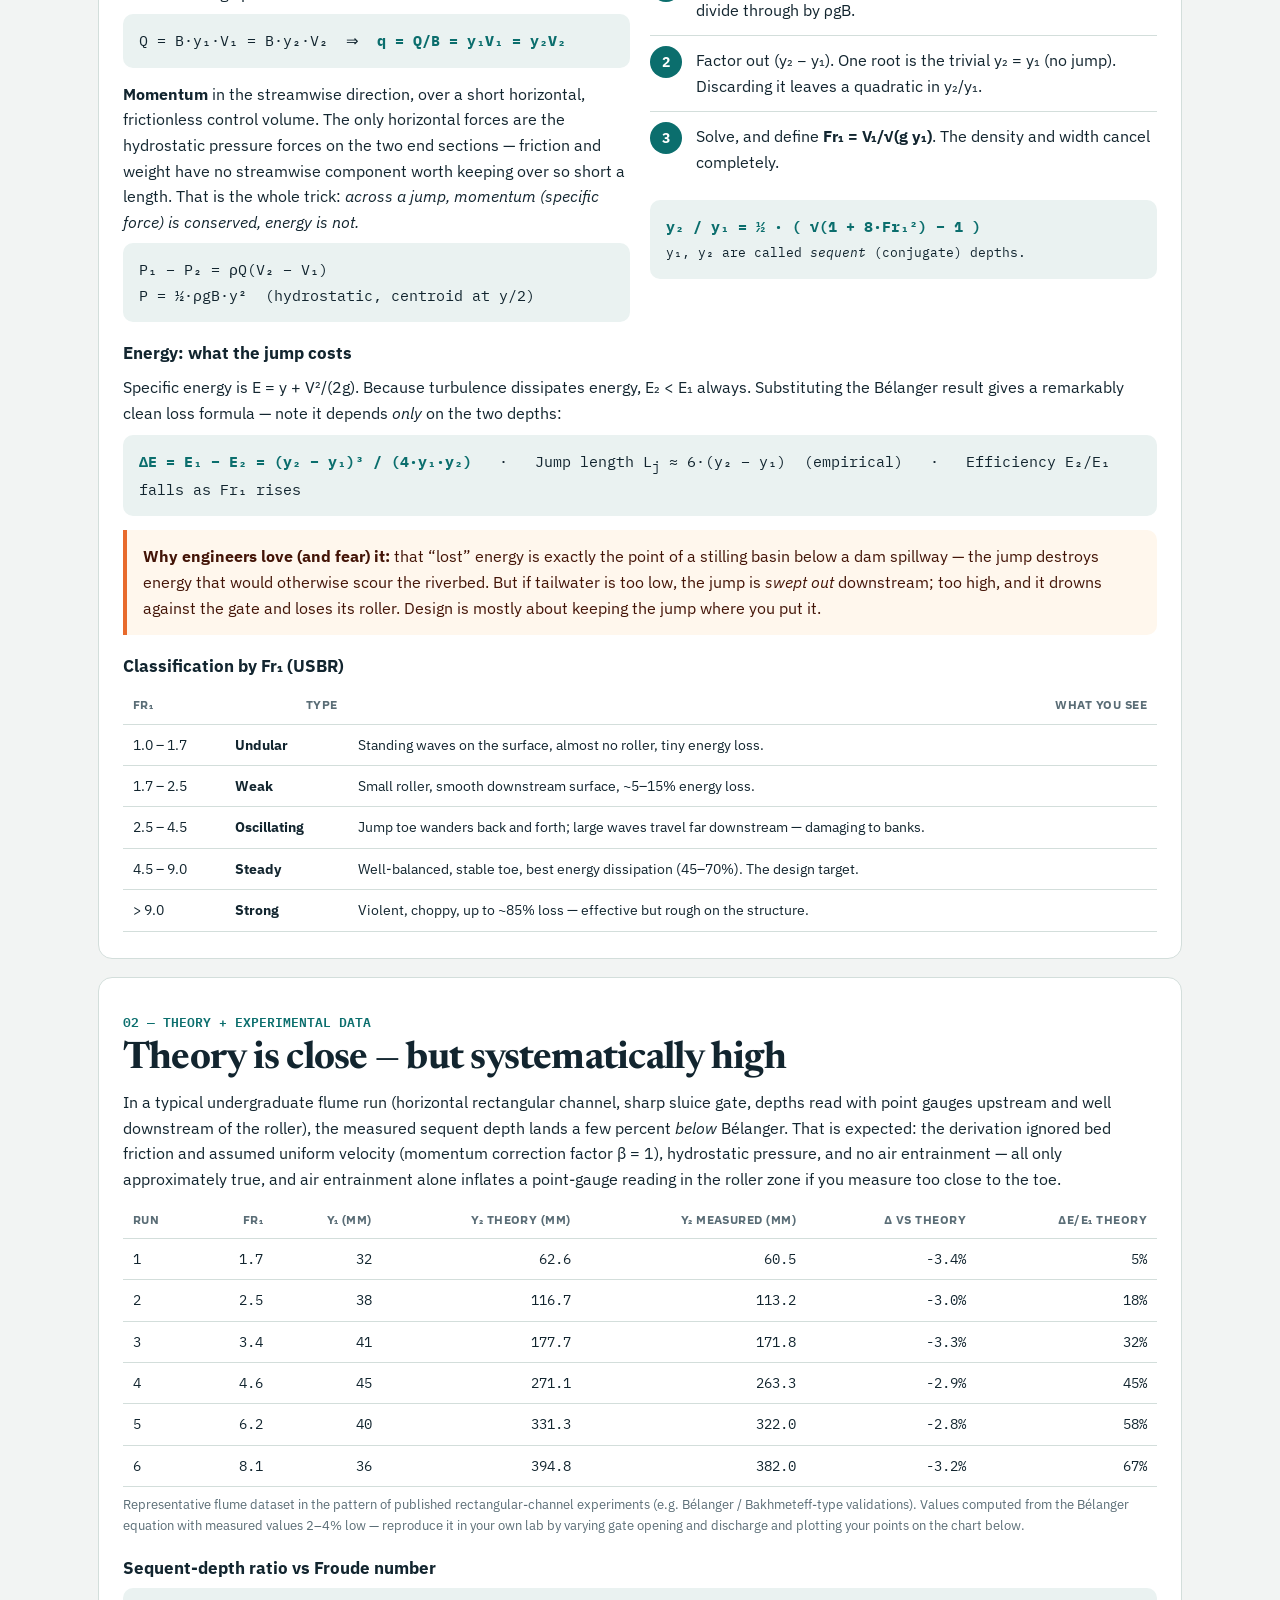
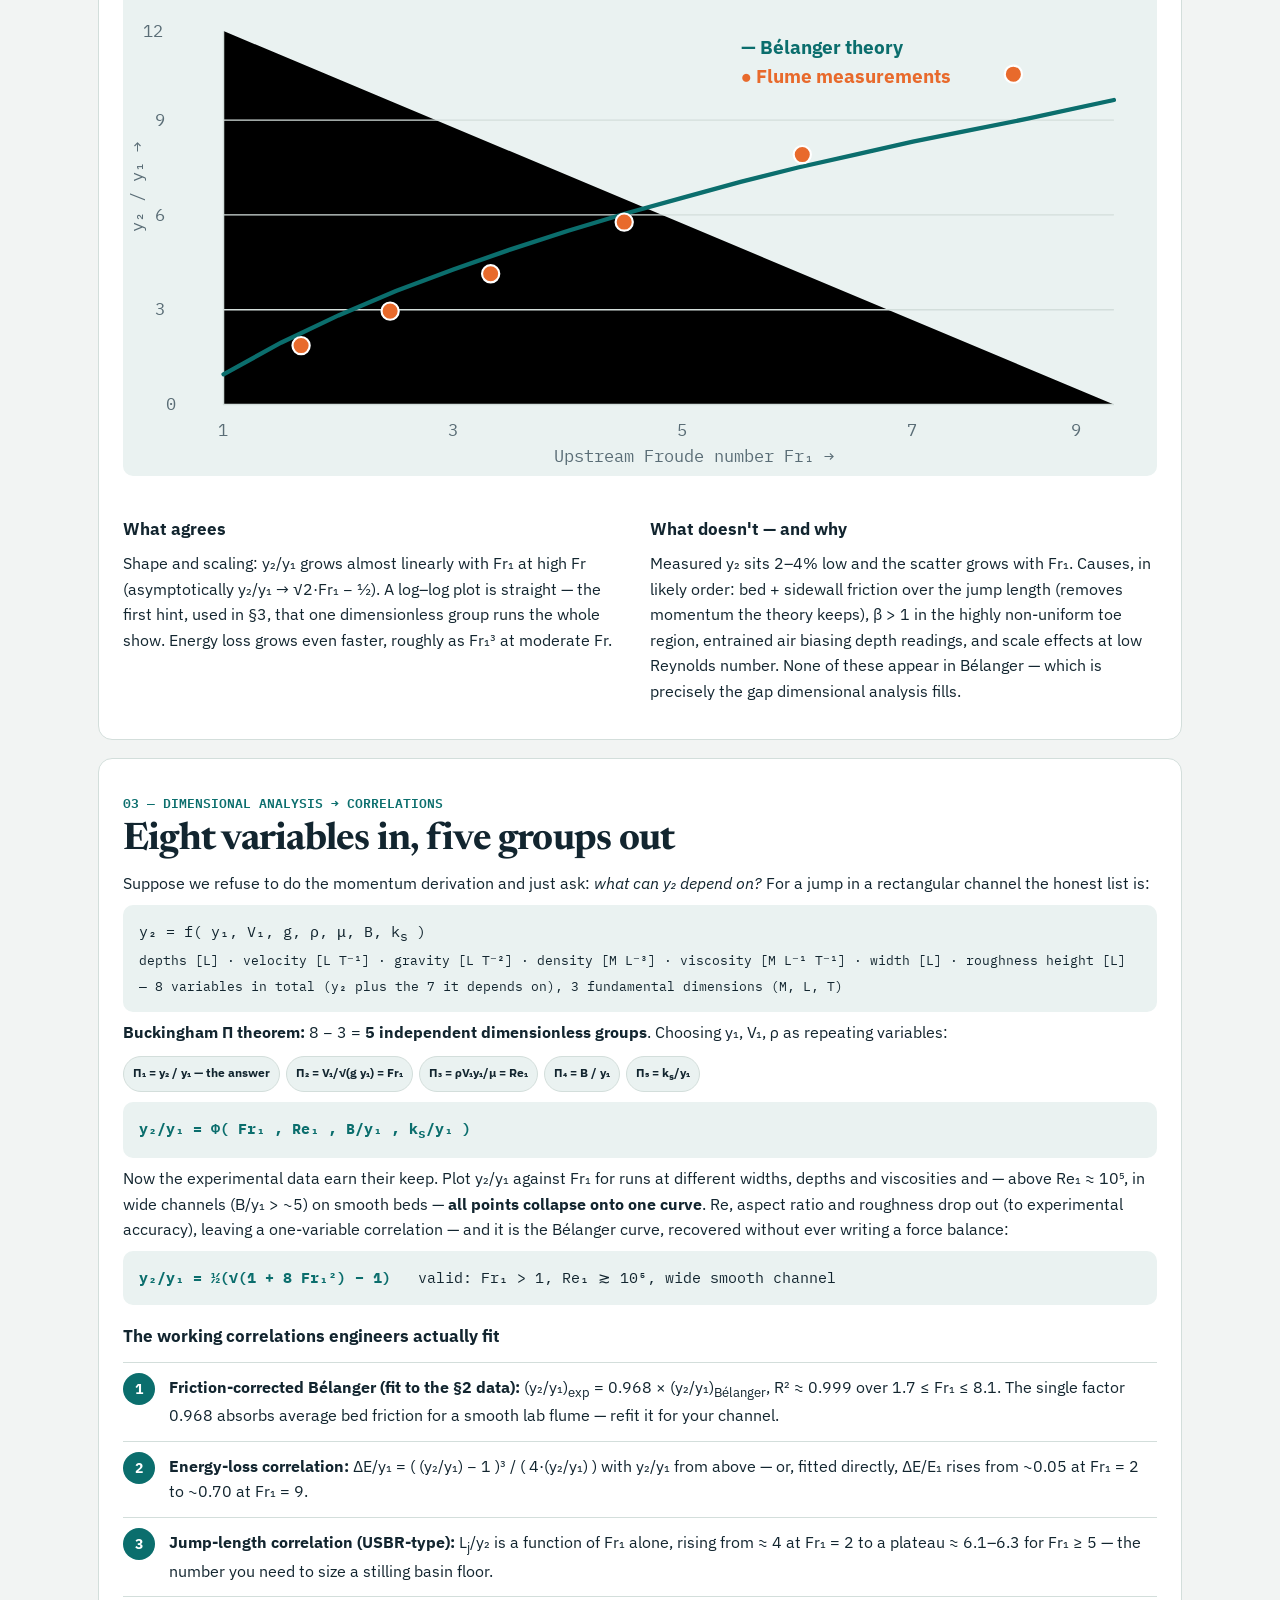
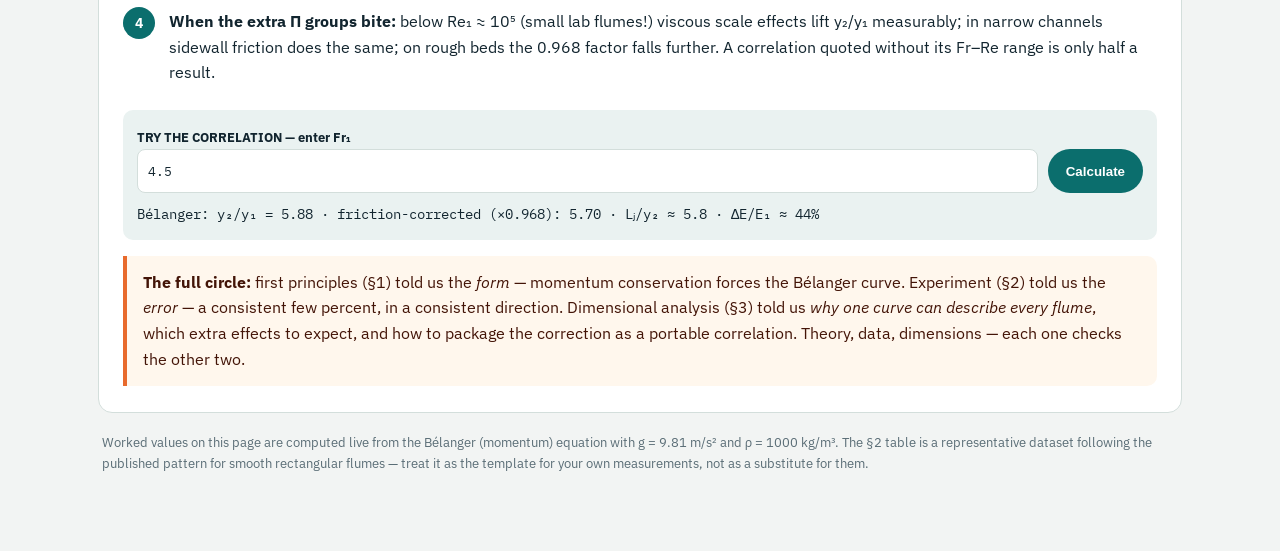
<file: examples/Hydraulic Jumps - Praapti.html>
<!doctype html>
<html lang="en">
<head>
<meta charset="utf-8">
<meta name="viewport" content="width=device-width, initial-scale=1, viewport-fit=cover">
<meta name="color-scheme" content="light dark">
<link rel="icon" href="data:,">
<title>Hydraulic Jumps — Interactive Lab</title>
<link rel="preconnect" href="https://fonts.googleapis.com">
<link href="https://fonts.googleapis.com/css2?family=IBM+Plex+Mono:wght@400;600&family=IBM+Plex+Sans:wght@400;600;700&family=Newsreader:opsz,wght@6..72,600;6..72,700&display=swap" rel="stylesheet">
<style>
:root{
  --bg:#f2f4f3; --panel:#ffffff; --panel2:#eaf2f1; --ink:#12252f; --muted:#5a6d76; --line:#d3dedb;
  --accent:#0b6e6d; --accent2:#e86a2c; --water:#2f9bc4; --water2:#7cc7e2; --good:#16794a; --warn:#b45309; --bad:#b42318;
  --radius:14px;
}
@media (prefers-color-scheme: dark){
  :root{ --bg:#0d181e; --panel:#15242d; --panel2:#1a2f3a; --ink:#e8f0f2; --muted:#9ab0b9; --line:#2a3f4a; --accent:#3ec2bd; --accent2:#ff8a4d; --water:#2f9bc4; --water2:#5fb6d6; }
}
*{box-sizing:border-box}
html{scroll-behavior:smooth}
body{margin:0;font-family:"IBM Plex Sans",system-ui,sans-serif;background:var(--bg);color:var(--ink);line-height:1.6}
a{color:var(--accent)}
.wrap{max-width:1120px;margin:0 auto;padding:20px 18px 56px}
h1,h2{font-family:"Newsreader",serif;line-height:1.05;letter-spacing:-.02em}
h1{font-size:clamp(36px,6vw,62px);margin:10px 0 10px}
h2{font-size:clamp(28px,4vw,38px);margin:0 0 10px}
h3{font-size:17px;margin:18px 0 6px}
p{margin:8px 0}
.muted{color:var(--muted)} .mono{font-family:"IBM Plex Mono",monospace} .small{font-size:13px}
.lede{font-size:19px;line-height:1.55;max-width:760px;color:var(--muted)}
.lede strong{color:var(--ink)}
.nav{display:flex;flex-wrap:wrap;gap:8px;margin:18px 0 22px}
.nav a{display:inline-flex;align-items:center;min-height:40px;padding:8px 14px;border:1px solid var(--line);border-radius:999px;background:var(--panel);text-decoration:none;color:var(--ink);font-weight:600;font-size:14px}
.lab{background:var(--ink);color:#eef6f7;border-radius:18px;overflow:hidden}
@media (prefers-color-scheme: dark){.lab{background:#081117}}
.lab-head{display:flex;flex-wrap:wrap;justify-content:space-between;gap:12px;align-items:center;padding:16px 18px 8px}
.lab-head h2{color:#fff;margin:0;font-size:26px}
.badge{display:inline-flex;align-items:center;min-height:32px;padding:4px 10px;border-radius:999px;background:#fff2e8;color:#8a3b0f;font-weight:700;font-size:13px}
.badge.ok{background:#dcfce7;color:#14532d} .badge.warn{background:#fef3c7;color:#92400e}
canvas{width:100%;height:auto;display:block;background:linear-gradient(#dbeef5,#eef7fa)}
.controls{display:grid;grid-template-columns:1.2fr .8fr;gap:0}
@media(max-width:820px){.controls{grid-template-columns:1fr}}
.ctrl{padding:16px 18px 18px;display:grid;gap:14px}
.field label{display:flex;justify-content:space-between;font-size:13px;font-weight:700;letter-spacing:.02em;text-transform:uppercase;color:#b9d1d8}
.field label output{font-family:"IBM Plex Mono",monospace;text-transform:none;color:#fff;font-size:14px}
input[type=range]{width:100%;accent-color:#f97316;height:36px}
.numrow{display:grid;grid-template-columns:1fr 1fr 1fr;gap:10px}
.numrow label{font-size:12px;font-weight:700;color:#b9d1d8;display:grid;gap:4px}
.numrow input{width:100%;padding:10px;border-radius:8px;border:1px solid #35505d;background:#0f242e;color:#fff;font-family:"IBM Plex Mono",monospace;font-size:15px;min-height:44px}
.btns{display:flex;flex-wrap:wrap;gap:8px}
.btns button{min-height:44px;padding:10px 16px;border-radius:999px;border:1px solid #4a6a78;background:transparent;color:#fff;font-weight:700;cursor:pointer}
.btns button.primary{background:#fff;color:#12252f;border-color:#fff}
.results{padding:16px 18px 18px;background:rgba(255,255,255,.06);border-left:1px solid rgba(255,255,255,.12)}
@media(max-width:820px){.results{border-left:none;border-top:1px solid rgba(255,255,255,.12)}}
.kpis{display:grid;grid-template-columns:1fr 1fr;gap:10px}
.kpi{background:rgba(255,255,255,.07);border-radius:10px;padding:10px 12px}
.kpi span{display:block;font-size:11px;letter-spacing:.08em;text-transform:uppercase;color:#9fc0cc;font-weight:700}
.kpi b{font-family:"IBM Plex Mono",monospace;font-size:20px;line-height:1.2}
.kpi small{display:block;color:#b9d1d8;font-size:12px}
.section{background:var(--panel);border:1px solid var(--line);border-radius:var(--radius);padding:26px 24px;margin-top:18px}
.grid2{display:grid;grid-template-columns:1fr 1fr;gap:20px}
@media(max-width:760px){.grid2{grid-template-columns:1fr}}
.formula{background:var(--panel2);border-radius:10px;padding:14px 16px;font-family:"IBM Plex Mono",monospace;font-size:15px;line-height:1.7;overflow-x:auto}
.formula b{color:var(--accent)}
.steps{counter-reset:s;list-style:none;padding:0;margin:12px 0}
.steps li{counter-increment:s;padding:12px 0 12px 46px;position:relative;border-top:1px solid var(--line)}
.steps li::before{content:counter(s);position:absolute;left:0;top:10px;width:32px;height:32px;border-radius:50%;background:var(--accent);color:#fff;display:grid;place-items:center;font-weight:700;font-size:14px}
table{width:100%;border-collapse:collapse;font-size:14px}
th,td{padding:9px 10px;text-align:right;border-bottom:1px solid var(--line);font-family:"IBM Plex Mono",monospace}
th{font-family:"IBM Plex Sans",sans-serif;text-align:right;font-size:12px;letter-spacing:.04em;text-transform:uppercase;color:var(--muted)}
th:first-child,td:first-child{text-align:left}
.tablewrap{overflow-x:auto}
@media(max-width:640px){.tablewrap{overflow:visible} table,thead,tbody,tr,td{display:block;width:100%} thead{display:none} tr{border:1px solid var(--line);border-radius:10px;margin-bottom:10px;padding:8px} td{border:none;text-align:left;display:flex;justify-content:space-between} td::before{content:attr(data-l);font-family:"IBM Plex Sans",sans-serif;font-weight:700;color:var(--muted);font-size:12px;text-transform:uppercase}}
.callout{border-left:4px solid var(--accent2);background:#fff7ed;padding:14px 16px;border-radius:0 10px 10px 0;color:#431407}
@media(prefers-color-scheme:dark){.callout{background:#2a1a10;color:#ffedd5}}
.pillrow{display:flex;flex-wrap:wrap;gap:6px;margin:10px 0}
.pill{font-size:12px;font-weight:700;padding:6px 9px;border-radius:999px;border:1px solid var(--line);background:var(--panel2)}
.classTable td{text-align:left;font-family:"IBM Plex Sans",sans-serif}
footer{padding:20px 4px;color:var(--muted);font-size:13px}
.calc2{display:grid;grid-template-columns:1fr auto;gap:10px;align-items:end;background:var(--panel2);padding:14px;border-radius:10px}
.calc2 input{min-height:44px;padding:10px;border-radius:8px;border:1px solid var(--line);background:var(--panel);color:var(--ink);font-family:"IBM Plex Mono",monospace;width:100%}
.calc2 button{min-height:44px;padding:10px 18px;border-radius:999px;background:var(--accent);color:#fff;border:none;font-weight:700;cursor:pointer}
</style>
</head>
<body>
<div class="wrap">
  <p class="mono small" style="color:var(--accent);font-weight:600">OPEN-CHANNEL HYDRAULICS · RECTANGULAR FLUME LAB</p>
  <h1>The hydraulic jump, live in a flume.</h1>
  <p class="lede">Fast, shallow <strong>supercritical</strong> water slams into slower, deeper <strong>subcritical</strong> water. In a few metres it throws up a turbulent roller, boils off energy as heat and sound, and leaves at a completely predictable depth. <strong>Change the numbers below — the jump moves, grows, and re-classifies in real time.</strong></p>
  <nav class="nav" aria-label="Sections">
    <a href="#lab">▶ Live experiment</a><a href="#theory">1 · First principles</a><a href="#data">2 · Theory + data</a><a href="#dim">3 · Dimensional analysis → correlations</a>
  </nav>

  <!-- LAB -->
  <section class="lab" id="lab" aria-label="Interactive hydraulic jump experiment">
    <div class="lab-head">
      <div><h2>Rectangular channel — side view</h2><p style="margin:2px 0 0;color:#b9d1d8;font-size:14px">Sluice gate on the left · tailgate controls downstream depth · not to scale — depths exaggerated so you can see them</p></div>
      <span class="badge" id="jumpBadge">Steady jump</span>
    </div>
    <canvas id="flume" width="1080" height="360" aria-label="Animation of water flowing in a rectangular channel forming a hydraulic jump with a surface roller"></canvas>
    <div class="controls">
      <div class="ctrl">
        <div class="field"><label>Upstream depth y₁ <output id="o-y1">0.08 m</output></label><input type="range" id="r-y1" min="0.03" max="0.25" step="0.005" value="0.08"></div>
        <div class="field"><label>Upstream velocity V₁ <output id="o-v1">3.20 m/s</output></label><input type="range" id="r-v1" min="0.5" max="6" step="0.1" value="3.2"></div>
        <div class="field"><label>Channel width B <output id="o-b">0.40 m</output></label><input type="range" id="r-b" min="0.15" max="1" step="0.05" value="0.4"></div>
        <div class="numrow">
          <label>y₁ (m)<input type="number" id="n-y1" value="0.08" step="0.005" min="0.02" max="0.4"></label>
          <label>V₁ (m/s)<input type="number" id="n-v1" value="3.2" step="0.1" min="0.2" max="8"></label>
          <label>B (m)<input type="number" id="n-b" value="0.40" step="0.05" min="0.1" max="2"></label>
        </div>
        <div class="btns"><button class="primary" id="btnPlay" type="button">⏸ Pause flow</button><button id="btnSlow" type="button">Slow motion</button><button id="btnPreset" type="button">Try a strong jump →</button></div>
        <p id="warn" class="small" style="margin:0;color:#fde68a;min-height:20px"></p>
      </div>
      <div class="results" aria-live="polite">
        <div class="kpis">
          <div class="kpi"><span>Froude Fr₁</span><b id="k-fr">—</b><small id="k-fr-note">V₁ / √(g·y₁)</small></div>
          <div class="kpi"><span>Sequent depth y₂</span><b id="k-y2">—</b><small>Bélanger equation</small></div>
          <div class="kpi"><span>Discharge Q</span><b id="k-q">—</b><small id="k-qq">q = — m²/s</small></div>
          <div class="kpi"><span>Downstream V₂</span><b id="k-v2">—</b><small id="k-fr2">Fr₂ = —</small></div>
          <div class="kpi"><span>Energy loss ΔE</span><b id="k-de">—</b><small id="k-dep">— % of E₁ lost</small></div>
          <div class="kpi"><span>Power dissipated</span><b id="k-pow">—</b><small>ρgQ·ΔE — turned into turbulence &amp; heat</small></div>
        </div>
        <p class="small" style="color:#b9d1d8;margin:12px 0 0" id="k-desc"></p>
      </div>
    </div>
  </section>

  <p class="small muted" style="margin-top:10px">How to read the animation: thin, fast streaks upstream → a recirculating <b>roller</b> at the jump toe (water at the surface actually flows <i>backwards</i>) → deep, slow flow downstream. Raise V₁ or lower y₁ and Fr₁ climbs: the roller gets angrier, y₂ grows, and the white-water zone lengthens (≈ 6·(y₂−y₁)).</p>

  <!-- 1 THEORY -->
  <section class="section" id="theory">
    <p class="mono small" style="color:var(--accent);font-weight:600">01 — FIRST PRINCIPLES</p>
    <h2>Why the depth <em>must</em> jump</h2>
    <p>A hydraulic jump is not a wave travelling along — it is a <strong>standing discontinuity</strong>. Flow arrives supercritical (Fr &gt; 1: faster than a surface wave can travel, so no information can get upstream) and must become subcritical downstream (Fr &lt; 1) because the tailwater, a gate, or a stilling basin demands a greater depth. A smooth transition is impossible — the specific-energy curve forbids it — so nature does it abruptly, in turbulence.</p>
    <div class="grid2">
      <div>
        <h3>Start with two conservation laws</h3>
        <p><strong>Continuity</strong> (mass, steady flow, rectangular channel of width B): the same discharge passes sections 1 and 2.</p>
        <div class="formula">Q = B·y₁·V₁ = B·y₂·V₂ &nbsp;⇒&nbsp; <b>q = Q/B = y₁V₁ = y₂V₂</b></div>
        <p style="margin-top:14px"><strong>Momentum</strong> in the streamwise direction, over a short horizontal, frictionless control volume. The only horizontal forces are the hydrostatic pressure forces on the two end sections — friction and weight have no streamwise component worth keeping over so short a length. That is the whole trick: <em>across a jump, momentum (specific force) is conserved, energy is not.</em></p>
        <div class="formula">P₁ − P₂ = ρQ(V₂ − V₁)<br>P = ½·ρgB·y² &nbsp;(hydrostatic, centroid at y/2)</div>
      </div>
      <div>
        <h3>Combine them → the Bélanger equation</h3>
        <ol class="steps">
          <li>Substitute P₁, P₂ and V₂ = q/y₂ into the momentum balance and divide through by ρgB.</li>
          <li>Factor out (y₂ − y₁). One root is the trivial y₂ = y₁ (no jump). Discarding it leaves a quadratic in y₂/y₁.</li>
          <li>Solve, and define <b>Fr₁ = V₁/√(g y₁)</b>. The density and width cancel completely.</li>
        </ol>
        <div class="formula"><b>y₂ / y₁ = ½ · ( √(1 + 8·Fr₁²) − 1 )</b><br><span class="small">y₁, y₂ are called <i>sequent</i> (conjugate) depths.</span></div>
      </div>
    </div>
    <h3>Energy: what the jump costs</h3>
    <p>Specific energy is E = y + V²/(2g). Because turbulence dissipates energy, E₂ &lt; E₁ always. Substituting the Bélanger result gives a remarkably clean loss formula — note it depends <em>only</em> on the two depths:</p>
    <div class="formula"><b>ΔE = E₁ − E₂ = (y₂ − y₁)³ / (4·y₁·y₂)</b> &nbsp;&nbsp;·&nbsp;&nbsp; Jump length L<sub>j</sub> ≈ 6·(y₂ − y₁) &nbsp;(empirical) &nbsp;&nbsp;·&nbsp;&nbsp; Efficiency E₂/E₁ falls as Fr₁ rises</div>
    <div class="callout" style="margin-top:14px"><strong>Why engineers love (and fear) it:</strong> that “lost” energy is exactly the point of a stilling basin below a dam spillway — the jump destroys energy that would otherwise scour the riverbed. But if tailwater is too low, the jump is <em>swept out</em> downstream; too high, and it drowns against the gate and loses its roller. Design is mostly about keeping the jump where you put it.</div>
    <h3>Classification by Fr₁ (USBR)</h3>
    <div class="tablewrap"><table class="classTable"><thead><tr><th>Fr₁</th><th>Type</th><th>What you see</th></tr></thead><tbody>
      <tr><td class="mono">1.0 – 1.7</td><td><b>Undular</b></td><td>Standing waves on the surface, almost no roller, tiny energy loss.</td></tr>
      <tr><td class="mono">1.7 – 2.5</td><td><b>Weak</b></td><td>Small roller, smooth downstream surface, ~5–15% energy loss.</td></tr>
      <tr><td class="mono">2.5 – 4.5</td><td><b>Oscillating</b></td><td>Jump toe wanders back and forth; large waves travel far downstream — damaging to banks.</td></tr>
      <tr><td class="mono">4.5 – 9.0</td><td><b>Steady</b></td><td>Well-balanced, stable toe, best energy dissipation (45–70%). The design target.</td></tr>
      <tr><td class="mono">&gt; 9.0</td><td><b>Strong</b></td><td>Violent, choppy, up to ~85% loss — effective but rough on the structure.</td></tr>
    </tbody></table></div>
  </section>

  <!-- 2 DATA -->
  <section class="section" id="data">
    <p class="mono small" style="color:var(--accent);font-weight:600">02 — THEORY + EXPERIMENTAL DATA</p>
    <h2>Theory is close — but systematically high</h2>
    <p>In a typical undergraduate flume run (horizontal rectangular channel, sharp sluice gate, depths read with point gauges upstream and well downstream of the roller), the measured sequent depth lands a few percent <em>below</em> Bélanger. That is expected: the derivation ignored bed friction and assumed uniform velocity (momentum correction factor β = 1), hydrostatic pressure, and no air entrainment — all only approximately true, and air entrainment alone inflates a point-gauge reading in the roller zone if you measure too close to the toe.</p>
    <div class="tablewrap"><table><thead><tr><th>Run</th><th>Fr₁</th><th>y₁ (mm)</th><th>y₂ theory (mm)</th><th>y₂ measured (mm)</th><th>Δ vs theory</th><th>ΔE/E₁ theory</th></tr></thead><tbody id="dataBody"></tbody></table></div>
    <p class="small muted">Representative flume dataset in the pattern of published rectangular-channel experiments (e.g. Bélanger / Bakhmeteff-type validations). Values computed from the Bélanger equation with measured values 2–4% low — reproduce it in your own lab by varying gate opening and discharge and plotting your points on the chart below.</p>

    <h3>Sequent-depth ratio vs Froude number</h3>
    <svg viewBox="0 0 720 340" role="img" aria-label="Chart of sequent depth ratio versus upstream Froude number: theoretical Bélanger curve with experimental points slightly below it" style="width:100%;height:auto;background:var(--panel2);border-radius:10px">
      <!-- grid -->
      <g stroke="var(--line)" stroke-width="1"><path d="M70 30 V290 H690 M70 224 H690 M70 158 H690 M70 92 H690"/></g>
      <g font-family="IBM Plex Mono, monospace" font-size="12" fill="var(--muted)">
        <text x="30" y="294">0</text><text x="22" y="228">3</text><text x="22" y="162">6</text><text x="22" y="96">9</text><text x="14" y="34">12</text>
        <text x="66" y="312">1</text><text x="226" y="312">3</text><text x="386" y="312">5</text><text x="546" y="312">7</text><text x="660" y="312">9</text>
        <text x="300" y="330">Upstream Froude number  Fr₁ →</text>
        <text x="14" y="170" transform="rotate(-90 14 170)">y₂ / y₁ →</text>
      </g>
      <!-- theory curve: x=70+ (Fr-1)*77.5 , y=290 - ratio*21.67 -->
      <path d="M70,269 L110,247 L150,228 L190,211 L230,196 L270,182 L310,169 L350,157 L390,146 L430,135 L470,125 L510,116 L550,107 L590,99 L630,91 L690,78" fill="none" stroke="#0b6e6d" stroke-width="3" stroke-linecap="round"/>
      <!-- points: Fr 1.7 r1.89; 2.5 r2.98; 3.4 r4.19; 4.6 r5.85; 6.2 r8.05; 8.1 r10.61 -->
      <g fill="#e86a2c" stroke="#fff" stroke-width="1.5">
        <circle cx="124" cy="249" r="6"/><circle cx="186" cy="225" r="6"/><circle cx="256" cy="199" r="6"/><circle cx="349" cy="163" r="6"/><circle cx="473" cy="116" r="6"/><circle cx="620" cy="60" r="6"/>
      </g>
      <g font-family="IBM Plex Sans, sans-serif" font-size="13"><text x="430" y="46" fill="#0b6e6d" font-weight="700">— Bélanger theory</text><text x="430" y="66" fill="#e86a2c" font-weight="700">● Flume measurements</text></g>
    </svg>
    <div class="grid2" style="margin-top:14px">
      <div><h3>What agrees</h3><p>Shape and scaling: y₂/y₁ grows almost linearly with Fr₁ at high Fr (asymptotically y₂/y₁ → √2·Fr₁ − ½). A log–log plot is straight — the first hint, used in §3, that one dimensionless group runs the whole show. Energy loss grows even faster, roughly as Fr₁³ at moderate Fr.</p></div>
      <div><h3>What doesn't — and why</h3><p>Measured y₂ sits 2–4% low and the scatter grows with Fr₁. Causes, in likely order: bed + sidewall friction over the jump length (removes momentum the theory keeps), β &gt; 1 in the highly non-uniform toe region, entrained air biasing depth readings, and scale effects at low Reynolds number. None of these appear in Bélanger — which is precisely the gap dimensional analysis fills.</p></div>
    </div>
  </section>

  <!-- 3 DIM -->
  <section class="section" id="dim">
    <p class="mono small" style="color:var(--accent);font-weight:600">03 — DIMENSIONAL ANALYSIS → CORRELATIONS</p>
    <h2>Eight variables in, five groups out</h2>
    <p>Suppose we refuse to do the momentum derivation and just ask: <em>what can y₂ depend on?</em> For a jump in a rectangular channel the honest list is:</p>
    <div class="formula">y₂ = f( y₁, V₁, g, ρ, μ, B, k<sub>s</sub> )<br><span class="small">depths [L] · velocity [L T⁻¹] · gravity [L T⁻²] · density [M L⁻³] · viscosity [M L⁻¹ T⁻¹] · width [L] · roughness height [L] — 8 variables in total (y₂ plus the 7 it depends on), 3 fundamental dimensions (M, L, T)</span></div>
    <p><strong>Buckingham Π theorem:</strong> 8 − 3 = <strong>5 independent dimensionless groups</strong>. Choosing y₁, V₁, ρ as repeating variables:</p>
    <div class="pillrow"><span class="pill">Π₁ = y₂ / y₁ — the answer</span><span class="pill">Π₂ = V₁/√(g y₁) = Fr₁</span><span class="pill">Π₃ = ρV₁y₁/μ = Re₁</span><span class="pill">Π₄ = B / y₁</span><span class="pill">Π₅ = k<sub>s</sub>/y₁</span></div>
    <div class="formula"><b>y₂/y₁ = Φ( Fr₁ , Re₁ , B/y₁ , k<sub>s</sub>/y₁ )</b></div>
    <p>Now the experimental data earn their keep. Plot y₂/y₁ against Fr₁ for runs at different widths, depths and viscosities and — above Re₁ ≈ 10⁵, in wide channels (B/y₁ &gt; ~5) on smooth beds — <strong>all points collapse onto one curve</strong>. Re, aspect ratio and roughness drop out (to experimental accuracy), leaving a one-variable correlation — and it is the Bélanger curve, recovered without ever writing a force balance:</p>
    <div class="formula"><b>y₂/y₁ = ½(√(1 + 8 Fr₁²) − 1)</b> &nbsp; valid: Fr₁ &gt; 1, Re₁ ≳ 10⁵, wide smooth channel</div>
    <h3>The working correlations engineers actually fit</h3>
    <ol class="steps">
      <li><strong>Friction-corrected Bélanger (fit to the §2 data):</strong> (y₂/y₁)<sub>exp</sub> = 0.968 × (y₂/y₁)<sub>Bélanger</sub>, R² ≈ 0.999 over 1.7 ≤ Fr₁ ≤ 8.1. The single factor 0.968 absorbs average bed friction for a smooth lab flume — refit it for your channel.</li>
      <li><strong>Energy-loss correlation:</strong> ΔE/y₁ = ( (y₂/y₁) − 1 )³ / ( 4·(y₂/y₁) ) with y₂/y₁ from above — or, fitted directly, ΔE/E₁ rises from ~0.05 at Fr₁ = 2 to ~0.70 at Fr₁ = 9.</li>
      <li><strong>Jump-length correlation (USBR-type):</strong> L<sub>j</sub>/y₂ is a function of Fr₁ alone, rising from ≈ 4 at Fr₁ = 2 to a plateau ≈ 6.1–6.3 for Fr₁ ≥ 5 — the number you need to size a stilling basin floor.</li>
      <li><strong>When the extra Π groups bite:</strong> below Re₁ ≈ 10⁵ (small lab flumes!) viscous scale effects lift y₂/y₁ measurably; in narrow channels sidewall friction does the same; on rough beds the 0.968 factor falls further. A correlation quoted without its Fr–Re range is only half a result.</li>
    </ol>
    <div class="calc2">
      <div><label for="corrFr" style="font-weight:700;font-size:13px">TRY THE CORRELATION — enter Fr₁</label><input id="corrFr" type="number" value="4.5" step="0.1" min="1.01" max="15"></div>
      <button type="button" id="corrBtn">Calculate</button>
      <p id="corrOut" class="mono" style="grid-column:1/-1;margin:0;font-size:14px"></p>
    </div>
    <div class="callout" style="margin-top:16px"><strong>The full circle:</strong> first principles (§1) told us the <i>form</i> — momentum conservation forces the Bélanger curve. Experiment (§2) told us the <i>error</i> — a consistent few percent, in a consistent direction. Dimensional analysis (§3) told us <i>why one curve can describe every flume</i>, which extra effects to expect, and how to package the correction as a portable correlation. Theory, data, dimensions — each one checks the other two.</div>
  </section>

  <footer>Worked values on this page are computed live from the Bélanger (momentum) equation with g = 9.81 m/s² and ρ = 1000 kg/m³. The §2 table is a representative dataset following the published pattern for smooth rectangular flumes — treat it as the template for your own measurements, not as a substitute for them.</footer>
</div>

<script>
(function(){
  var g=9.81, rho=1000;
  var els={};
  ['r-y1','r-v1','r-b','n-y1','n-v1','n-b','o-y1','o-v1','o-b','k-fr','k-y2','k-q','k-qq','k-v2','k-fr2','k-de','k-dep','k-pow','k-desc','jumpBadge','warn','btnPlay','btnSlow','btnPreset'].forEach(function(id){els[id]=document.getElementById(id)});
  var state={y1:0.08,v1:3.2,B:0.4,playing:true,slow:false,t:0};
  function theory(fr){return 0.5*(Math.sqrt(1+8*fr*fr)-1)}
  function classify(fr){
    if(fr<=1) return ['No jump — subcritical','Flow is subcritical throughout: a disturbance can travel upstream, depths change smoothly, and there is no roller. Lower y₁ or raise V₁ past Fr₁ = 1 to form a jump.'];
    if(fr<1.7) return ['Undular jump','Barely a jump: standing surface waves, almost no roller and very little energy dissipated.'];
    if(fr<2.5) return ['Weak jump','A small, tidy roller forms. The downstream surface stays smooth; only a modest share of energy is lost.'];
    if(fr<4.5) return ['Oscillating jump','The toe wanders upstream and downstream and sends large waves far along the channel — the type designers avoid near banks.'];
    if(fr<9) return ['Steady jump','The textbook jump: stable toe, strong roller, and the best balance of energy dissipation vs. structural punishment. This is the stilling-basin design target.'];
    return ['Strong jump','Violent and choppy with very high dissipation — effective, but hard on the flume and its lining.'];
  }
  function fmt(x,d){return x.toFixed(d)}
  function compute(){
    var y1=state.y1,v1=state.v1,B=state.B;
    var fr=v1/Math.sqrt(g*y1), q=y1*v1, Q=q*B;
    var ratio=fr>1?theory(fr):1, y2=y1*ratio, v2=q/y2, fr2=v2/Math.sqrt(g*y2);
    var E1=y1+v1*v1/(2*g), E2=y2+v2*v2/(2*g), dE=Math.max(0,E1-E2), pow=rho*g*Q*dE;
    els['o-y1'].textContent=fmt(y1,3)+' m'; els['o-v1'].textContent=fmt(v1,2)+' m/s'; els['o-b'].textContent=fmt(B,2)+' m';
    els['k-fr'].textContent=fr>1?fmt(fr,2):fmt(fr,2); els['k-y2'].textContent=fr>1?fmt(y2,3)+' m':'—';
    els['k-q'].textContent=fmt(Q,3)+' m³/s'; els['k-qq'].textContent='q = '+fmt(q,3)+' m²/s · B = '+fmt(B,2)+' m';
    els['k-v2'].textContent=fr>1?fmt(v2,2)+' m/s':'—'; els['k-fr2'].textContent=fr>1?'Fr₂ = '+fmt(fr2,2)+' (subcritical ✓)':'';
    els['k-de'].textContent=fr>1?fmt(dE,3)+' m':( '0.000 m'); els['k-dep'].textContent=fr>1?fmt(100*dE/E1,1)+'% of E₁ ('+fmt(E1,3)+' m) lost':'No dissipation without a jump';
    els['k-pow'].textContent=fr>1?(pow>=1000?fmt(pow/1000,2)+' kW':fmt(pow,0)+' W'):'0 W';
    var c=classify(fr); els['jumpBadge'].textContent=c[0]; els['jumpBadge'].className='badge'+(fr>1?(fr>=4.5&&fr<9?' ok':' warn'):' warn');
    els['k-desc'].textContent=c[1]+(fr>1?' Jump length ≈ '+fmt(6*(y2-y1),2)+' m. Sequent ratio y₂/y₁ = '+fmt(ratio,2)+'.':'');
    els['warn'].textContent=fr<=1?'⚠ Fr₁ ≤ 1 — no hydraulic jump can form. Increase V₁ or decrease y₁.':'';
    return {fr:fr,y2:y2,ratio:ratio,dE:dE};
  }
  function sync(from){
    if(from!=='r'){els['r-y1'].value=state.y1;els['r-v1'].value=state.v1;els['r-b'].value=state.B;}
    if(from!=='n'){els['n-y1'].value=state.y1;els['n-v1'].value=state.v1;els['n-b'].value=state.B;}
    compute();
  }
  [['r-y1','y1'],['r-v1','v1'],['r-b','B']].forEach(function(p){els[p[0]].addEventListener('input',function(){state[p[1]]=parseFloat(this.value);sync('r')})});
  [['n-y1','y1'],['n-v1','v1'],['n-b','B']].forEach(function(p){els[p[0]].addEventListener('input',function(){var v=parseFloat(this.value);if(!isNaN(v)&&v>0){state[p[1]]=v;sync('n')}})});
  els['btnPlay'].addEventListener('click',function(){state.playing=!state.playing;this.textContent=state.playing?'⏸ Pause flow':'▶ Play flow'});
  els['btnSlow'].addEventListener('click',function(){state.slow=!state.slow;this.textContent=state.slow?'Normal speed':'Slow motion';this.style.background=state.slow?'#f97316':''});
  els['btnPreset'].addEventListener('click',function(){state.y1=0.05;state.v1=4.6;state.B=0.4;sync()});

  // data table
  var runs=[[1.7,32],[2.5,38],[3.4,41],[4.6,45],[6.2,40],[8.1,36]];
  var tb=document.getElementById('dataBody'), html='';
  runs.forEach(function(r,i){
    var fr=r[0], y1=r[1], th=theory(fr), y2t=y1*th;
    var meas=[1.89,2.98,4.19,5.85,8.05,10.61][i]*y1;
    var E1=1, dEratio=Math.pow(th-1,3)/(4*th); // ΔE/y1
    var efrac=dEratio/(1+fr*fr/2);
    html+='<tr><td data-l="Run">'+(i+1)+'</td><td data-l="Fr₁">'+fr.toFixed(1)+'</td><td data-l="y₁ (mm)">'+y1+'</td><td data-l="y₂ theory">'+y2t.toFixed(1)+'</td><td data-l="y₂ measured">'+meas.toFixed(1)+'</td><td data-l="Δ">'+(100*(meas-y2t)/y2t).toFixed(1)+'%</td><td data-l="ΔE/E₁">'+(100*efrac).toFixed(0)+'%</td></tr>';
  });
  tb.innerHTML=html;

  // correlation calc
  function corr(){
    var fr=parseFloat(document.getElementById('corrFr').value);
    var out=document.getElementById('corrOut');
    if(isNaN(fr)||fr<=1){out.textContent='Enter Fr₁ > 1 — no jump exists at or below critical flow.';return}
    var th=theory(fr), Lj=fr<2?4:(fr<5?4+(fr-2)*0.7:6.2);
    out.textContent='Bélanger: y₂/y₁ = '+th.toFixed(2)+'  ·  friction-corrected (×0.968): '+(0.968*th).toFixed(2)+'  ·  Lⱼ/y₂ ≈ '+Lj.toFixed(1)+'  ·  ΔE/E₁ ≈ '+(100*Math.pow(th-1,3)/(4*th)/(1+fr*fr/2)).toFixed(0)+'%';
  }
  document.getElementById('corrBtn').addEventListener('click',corr); corr();

  // ---- Canvas animation ----
  var cv=document.getElementById('flume'), ctx=cv.getContext('2d');
  var W=cv.width,H=cv.height, bedY=300, scale=620; // px per metre of depth (exaggerated)
  var particles=[]; for(var i=0;i<140;i++) particles.push({x:Math.random()*W, off:Math.random(), sp:0.6+Math.random()*0.8, s:1+Math.random()*2});
  var foam=[]; for(var j=0;j<50;j++) foam.push({a:Math.random()*Math.PI*2, r:Math.random(), sp:0.5+Math.random()});
  var reduced=window.matchMedia('(prefers-reduced-motion: reduce)').matches;
  function draw(){
    var c=computeVals(); var y1=state.y1, y2=c.y2, fr=c.fr;
    var h1=Math.min(120,y1*scale), h2=Math.min(230,y2*scale);
    var toeX=430 + Math.sin(state.t*0.7)*(fr>2.5&&fr<4.5?16:3); // oscillating toe wanders
    ctx.clearRect(0,0,W,H);
    // walls / sky
    ctx.fillStyle='#e8f3f7'; ctx.fillRect(0,0,W,H);
    // water body
    ctx.beginPath(); ctx.moveTo(0,bedY-h1);
    ctx.lineTo(toeX-30,bedY-h1);
    if(fr>1){ ctx.bezierCurveTo(toeX+10,bedY-h1-6, toeX+40,bedY-h2+18, toeX+110,bedY-h2); } else { ctx.lineTo(toeX+110,bedY-h1); }
    ctx.lineTo(W,bedY-(fr>1?h2:h1)); ctx.lineTo(W,bedY); ctx.lineTo(0,bedY); ctx.closePath();
    var grad=ctx.createLinearGradient(0,bedY-230,0,bedY); grad.addColorStop(0,'#6ec1de'); grad.addColorStop(1,'#1f7fa8');
    ctx.fillStyle=grad; ctx.fill();
    // gate
    ctx.fillStyle='#334155'; ctx.fillRect(28,20,16,bedY-70-h1+18); ctx.fillStyle='#f97316'; ctx.fillRect(20,14,32,12);
    ctx.fillStyle='#334155'; ctx.font='600 12px IBM Plex Sans'; ctx.fillText('SLUICE GATE',52,34);
    // bed
    ctx.fillStyle='#475569'; ctx.fillRect(0,bedY,W,14); ctx.fillStyle='#94a3b8'; for(var bx=0;bx<W;bx+=26) ctx.fillRect(bx,bedY+4,14,3);
    ctx.fillStyle='#334155'; ctx.fillText('CHANNEL BED — width B into the page',8,336);
    // depth labels
    ctx.strokeStyle='#0f172a'; ctx.setLineDash([4,4]); ctx.beginPath(); ctx.moveTo(210,bedY); ctx.lineTo(210,bedY-h1); ctx.moveTo(W-120,bedY); ctx.lineTo(W-120,bedY-(fr>1?h2:h1)); ctx.stroke(); ctx.setLineDash([]);
    ctx.fillStyle='#0f172a'; ctx.font='700 15px IBM Plex Mono';
    ctx.fillText('y₁ '+y1.toFixed(3)+' m',150,bedY-h1-12);
    if(fr>1) ctx.fillText('y₂ '+y2.toFixed(3)+' m',W-200,bedY-h2-12);
    ctx.font='600 12px IBM Plex Sans'; ctx.fillText('V₁ → fast & shallow',90,bedY-h1-32);
    if(fr>1) ctx.fillText('← slow & deep',W-210,bedY-Math.max(h2,40)+34);
    // stream particles
    var speedBase=state.playing?(state.slow?0.35:1):0;
    ctx.fillStyle='rgba(255,255,255,.85)';
    particles.forEach(function(p){
      var inJump = fr>1 && p.x>toeX-20 && p.x<toeX+120;
      var localH = p.x<toeX? h1 : (fr>1? h2:h1);
      var surf = bedY-localH;
      var yy = surf + 8 + p.off*(localH-16);
      var vx = (p.x<toeX? 3.4 : 1.0)*p.sp*speedBase*(state.slow?0.4:1);
      if(inJump){ yy = surf+10+Math.sin(state.t*3+p.off*9)*10; vx*=0.25; }
      if(!reduced && state.playing) p.x+=vx;
      if(p.x>W+4){p.x=-4;p.off=Math.random()}
      ctx.beginPath(); ctx.arc(p.x,yy,p.s,0,7); ctx.fill();
    });
    // roller
    if(fr>1){
      var cx=toeX+42, cy=bedY-h2+26, R=16+Math.min(14,fr*1.6);
      ctx.strokeStyle='rgba(255,255,255,.95)'; ctx.lineWidth=3;
      for(var k=0;k<3;k++){ ctx.beginPath(); ctx.arc(cx,cy,R-k*5, state.t*2.2+k*2.1, state.t*2.2+k*2.1+3.6); ctx.stroke(); }
      ctx.lineWidth=1; ctx.fillStyle='#0f172a'; ctx.font='700 12px IBM Plex Sans'; ctx.fillText('ROLLER — surface flow reverses',cx-70,cy-R-10);
      // foam bursts
      ctx.fillStyle='rgba(255,255,255,.9)';
      foam.forEach(function(f){ var fx=toeX+10+f.r*130, fy=bedY-h2+Math.sin(f.a+state.t*f.sp*2)*8+4; ctx.beginPath(); ctx.arc(fx,fy,2.2,0,7); ctx.fill(); });
      // toe marker
      ctx.fillStyle='#e86a2c'; ctx.beginPath(); ctx.moveTo(toeX,bedY+18); ctx.lineTo(toeX-8,bedY+32); ctx.lineTo(toeX+8,bedY+32); ctx.closePath(); ctx.fill();
      ctx.font='700 12px IBM Plex Sans'; ctx.fillText('JUMP TOE',toeX-28,bedY+48 > H-4 ? H-6 : bedY+48);
    }
    // Fr label
    ctx.fillStyle='rgba(15,23,42,.85)'; roundRect(ctx,W-228,14,214,34,8); ctx.fill();
    ctx.fillStyle='#fff'; ctx.font='700 14px IBM Plex Mono'; ctx.fillText('Fr₁ = '+fr.toFixed(2)+(fr>1?'  ·  SUPERCRITICAL':'  ·  SUBCRITICAL'),W-216,36);
  }
  function roundRect(c,x,y,w,h,r){c.beginPath();c.moveTo(x+r,y);c.arcTo(x+w,y,x+w,y+h,r);c.arcTo(x+w,y+h,x,y+h,r);c.arcTo(x,y+h,x,y,r);c.arcTo(x,y,x+w,y,r);c.closePath()}
  function computeVals(){ var fr=state.v1/Math.sqrt(g*state.y1); return {fr:fr, y2: fr>1? state.y1*theory(fr): state.y1}; }
  function loop(){ if(state.playing && !reduced) state.t+= state.slow?0.016:0.045; draw(); requestAnimationFrame(loop); }
  sync(); loop();
})();
</script>
</body>
</html>
</file>
<file: styles.css>
:root{--ink:#152f39;--muted:#596e77;--teal:#087f86;--orange:#dc693c;--line:#dce5e6;--paper:#f6f8f7;--navy:#102b39}*{box-sizing:border-box}html{scroll-behavior:smooth;scroll-padding-top:25px}body{margin:0;color:var(--ink);background:var(--paper);font:16px/1.65 'Segoe UI',Arial,sans-serif}a{color:var(--teal)}button,input,select{font:inherit}button,a,input,select,summary{-webkit-tap-highlight-color:transparent}button{cursor:pointer}button:focus-visible,a:focus-visible,input:focus-visible,select:focus-visible,summary:focus-visible{outline:3px solid #e9a758;outline-offset:4px}button{border:0}h1,h2,h3,p{margin-top:0}h1,h2{letter-spacing:-.045em;line-height:1.08}h1{font-size:clamp(42px,5.7vw,76px);font-weight:650;margin-bottom:25px}h1 em{font-family:Georgia,serif;font-weight:400;color:var(--teal)}h2{font-size:clamp(30px,3.2vw,42px);font-weight:600;margin-bottom:0}h3{font-size:19px;line-height:1.35;margin-bottom:12px}.small{font-size:13px;color:var(--muted)}.eyebrow{font-size:11px;font-weight:750;letter-spacing:.14em;color:var(--teal);margin-bottom:15px}.topbar{max-width:1440px;margin:auto;padding:22px 5%;display:flex;align-items:center;justify-content:space-between;border-bottom:1px solid var(--line);gap:20px}.brand{color:var(--ink);font-weight:800;font-size:15px;letter-spacing:.12em;text-decoration:none;display:flex;gap:12px;align-items:center}.brand-icon{font-size:30px;color:var(--teal);line-height:1}.version{font-size:10px;letter-spacing:0;background:#e3eeee;color:var(--teal);padding:2px 7px;border-radius:4px}.topbar nav{display:flex;gap:26px}.topbar nav a{font-size:13px;color:var(--muted);text-decoration:none}.topbar nav a:hover{color:var(--teal)}.course{font-size:10px;letter-spacing:.1em;color:var(--muted)}main{max-width:1320px;padding:0 40px;margin:auto}.intro{padding:65px 0 58px;display:grid;grid-template-columns:1fr 280px;gap:80px;align-items:center}.lede{font-size:17px;color:var(--muted);max-width:630px;line-height:1.8;margin-bottom:23px}.text-link{color:var(--teal);background:none;text-decoration:none;font-size:13px;font-weight:700;padding:0}.text-link span{margin-left:12px}.intro-note{border-left:1px solid #bfcece;padding:0 0 0 28px}.note-number{font:12px monospace;color:var(--orange)}.intro-note p{font-size:23px;line-height:1.6;margin-top:15px}.intro-note strong{font-weight:600}.section-heading{display:flex;justify-content:space-between;align-items:center;gap:20px;margin-bottom:27px}.status{background:#e5f0ed;border:1px solid #bddbd5;color:#17675f;border-radius:30px;padding:7px 16px;font-size:12px;font-weight:700}.experiment{background:#fff;border:1px solid var(--line);border-radius:16px;overflow:hidden;box-shadow:0 16px 50px #12354406}.experiment>.section-heading{padding:27px 28px 0}.experiment h2{font-size:32px}.experiment .eyebrow{margin-bottom:7px}.lab-grid{display:grid;grid-template-columns:268px minmax(0,1fr);border-top:1px solid var(--line)}.control-panel{padding:23px;background:#f8faf9;border-right:1px solid var(--line)}.panel-heading{display:flex;align-items:center;justify-content:space-between;font-size:10px;letter-spacing:.08em;font-weight:750;margin-bottom:24px}.quiet{background:none;color:var(--teal);padding:3px;font-size:11px;letter-spacing:0}.field{margin-bottom:22px}.field label{display:flex;justify-content:space-between;font-size:13px;font-weight:650;margin-bottom:8px}.field label span{font-family:Georgia,serif;color:var(--muted);font-size:16px}.input-unit{display:flex;border:1px solid #ccd9da;border-radius:6px;background:#fff;overflow:hidden;align-items:center}.input-unit input{width:100%;min-width:0;border:0;background:transparent;padding:8px 10px;color:var(--ink);font:17px 'Consolas',monospace}.input-unit span{padding-right:12px;font-size:12px;color:var(--muted);white-space:nowrap}input[type=range]{width:100%;height:23px;margin:9px 0 0;accent-color:var(--teal);cursor:pointer}.limits{display:flex;justify-content:space-between;font-size:10px;color:var(--muted)}.preset-label{font-size:10px;letter-spacing:.08em;font-weight:750;display:block;margin:12px 0 7px}select{width:100%;border:1px solid #ccd9da;border-radius:6px;padding:9px 7px;font-size:12px;background:#fff;color:var(--ink)}.control-tip{font-size:11px;line-height:1.7;color:var(--muted);margin:16px 0 0}.input-message{font-size:12px;color:#aa3c22;margin:0}.visual-panel{min-width:0;background:var(--navy);display:flex;flex-direction:column}.visual-toolbar{display:flex;justify-content:space-between;gap:12px;align-items:center;padding:18px 22px;color:#b1c9d0;font-size:10px;letter-spacing:.07em}.visual-toolbar>span{display:flex;align-items:center;gap:8px}.visual-toolbar>div{display:flex;gap:6px}.visual-toolbar button{border:1px solid #44616d;border-radius:5px;padding:5px 10px;font-size:11px;color:#e7f1f3;background:#ffffff07;white-space:nowrap}.visual-toolbar button[aria-pressed=true]{background:#2d5c68}.live-dot{background:#72d9c1;width:6px;height:6px;border-radius:50%;display:inline-block}canvas{display:block;width:100%;height:auto;margin:auto 0}.visual-caption{padding:5px 24px 20px;display:flex;justify-content:space-between;gap:14px;color:#b1c9d0;font-size:10px}.visual-caption>span:first-child{display:flex;align-items:center;gap:7px}.legend-line{height:2px;width:18px;background:#77d9ed;display:inline-block}.legend-dot{width:4px;height:4px;border-radius:50%;background:#fff;display:inline-block;margin-left:10px}.flow-explanation{border-top:1px solid #ffffff15;padding:19px 24px;font-size:13px;line-height:1.8;color:#d3e1e6;background:#0a212d;min-height:88px}.metrics{display:grid;grid-template-columns:repeat(4,1fr);padding:25px 10px}.metrics>div{padding:0 20px;border-right:1px solid var(--line)}.metrics>div:last-child{border:0}.metrics span{font-size:10px;letter-spacing:.08em;font-weight:700;color:var(--muted);display:block}.metrics strong{font:29px/1.6 'Consolas',monospace;letter-spacing:-.04em;display:block}.metrics small{font-size:11px;color:var(--muted);display:block}.secondary-results{display:flex;justify-content:space-between;gap:14px;flex-wrap:wrap;padding:15px 28px;border-top:1px solid var(--line);font-size:11px;color:var(--muted)}.secondary-results b{color:var(--ink);margin-left:5px}.secondary-results button{font-size:11px}.model-note{margin:0;padding:16px 28px;background:#f3f7f6;color:var(--muted);font-size:11px}.plots-section{padding:60px 0 0}.plot-grid{display:grid;grid-template-columns:1fr 1fr;gap:22px}.plot-card{background:#fff;border:1px solid var(--line);border-radius:12px;padding:23px 23px 17px;min-width:0}.plot-heading{display:flex;justify-content:space-between;gap:12px}.plot-heading h3{font-size:18px;margin-bottom:5px}.plot-heading>span{font:13px Georgia,serif;color:var(--teal)}.plot-card p{font-size:12px;color:var(--muted)}.plot-card svg{display:block;width:100%;height:auto;overflow:visible}.plot-legend{display:flex;gap:15px;flex-wrap:wrap;font-size:10px;color:var(--muted);margin-top:10px}.plot-legend i{display:inline-block;width:7px;height:7px;border-radius:50%;background:var(--teal);margin-right:4px}.plot-legend i.orange{background:var(--orange)}.theory-section{padding:65px 0 0}.theory-grid{display:grid;grid-template-columns:repeat(3,1fr);gap:30px;margin:35px 0}.step{font:13px monospace;color:var(--orange);display:block;margin-bottom:17px}.theory-grid p{font-size:14px;color:var(--muted);line-height:1.8}.formula{padding:16px 13px;background:#eaf1ef;border-radius:7px;font:13px/1.9 'Consolas',monospace;color:#125c62}details{border-top:1px solid var(--line);border-bottom:1px solid var(--line);padding:17px 0}summary{font-size:14px;font-weight:650;cursor:pointer}.details-body{font-size:13px;color:var(--muted);padding-top:18px;max-width:950px}.project-section{display:grid;grid-template-columns:1fr 1fr;gap:70px;padding:58px 0}.project-section>div>p:not(.eyebrow){color:var(--muted);font-size:14px;margin-top:20px}.project-checklist{padding:25px;background:#eaf1ef;border-radius:10px}.project-checklist h3{margin-bottom:0}.project-checklist ul{padding-left:19px;font-size:13px;color:var(--muted)}.project-checklist li{margin-bottom:9px}.project-checklist .small{margin-top:8px!important}.references{padding:25px 0 35px;border-top:1px solid var(--line);font-size:13px}.references h3{font-size:15px}.references a{text-underline-offset:3px}footer{max-width:1240px;margin:auto;padding:22px 0 35px;border-top:1px solid var(--line);display:flex;justify-content:space-between;gap:15px;color:var(--muted);font-size:11px}footer>span:first-child{font-weight:750;letter-spacing:.1em}.skip{position:absolute;left:15px;top:-100px;background:white;padding:10px;z-index:10}.skip:focus{top:10px}noscript{display:block;padding:20px}
@media(min-width:1450px){main{padding:0 20px}}@media(max-width:1000px){.course{display:none}.intro{gap:35px;grid-template-columns:1fr 230px}.lab-grid{grid-template-columns:230px minmax(0,1fr)}.control-panel{padding:18px}.visual-toolbar{flex-wrap:wrap}.metrics strong{font-size:24px}.metrics>div{padding:0 12px}.visual-caption{flex-wrap:wrap}.theory-grid{gap:20px}.project-section{gap:35px}}@media(max-width:720px){main{padding:0 18px}.topbar{padding:16px 18px}.topbar nav{gap:13px}.topbar nav a{font-size:11px}.intro{grid-template-columns:1fr;padding:40px 0;gap:20px}.intro-note{display:none}.intro .eyebrow{font-size:9px}.lede{font-size:15px}.lab-grid{grid-template-columns:1fr}.control-panel{border-right:0;display:grid;grid-template-columns:repeat(3,minmax(0,1fr));gap:10px;padding:16px}.panel-heading{grid-column:1/-1;margin-bottom:5px}.field{margin-bottom:5px}.field label{font-size:11px}.input-unit input{font-size:15px;padding:8px 5px}.input-unit span{font-size:10px;padding-right:4px}.input-message,.control-tip{grid-column:1/-1}.preset-label{grid-column:1/-1;margin:5px 0 0}.control-panel select{grid-column:1/-1}.control-tip{margin:0}.limits{font-size:9px}.visual-toolbar{padding:14px;font-size:9px}.visual-caption{padding:5px 14px 15px}.flow-explanation{padding:15px;font-size:12px}.metrics{grid-template-columns:1fr 1fr;gap:22px 0}.metrics>div:nth-child(2){border:0}.metrics>div{padding:0 18px}.metrics strong{font-size:26px}.secondary-results,.model-note{padding:15px 18px}.plot-grid,.theory-grid,.project-section{grid-template-columns:1fr}.section-heading{align-items:flex-start;flex-wrap:wrap}.experiment>.section-heading{padding:22px 18px 0;gap:15px}.experiment h2{font-size:28px}.status{padding:5px 11px}.plots-section,.theory-section{padding-top:40px}.plot-card{padding:18px 12px}.plot-card p{font-size:11px}.theory-grid{margin-top:25px;gap:25px}.step{margin-bottom:8px}.project-section{padding:40px 0;gap:25px}footer{margin:0 18px;flex-direction:column}.plot-legend{gap:8px}h2{font-size:31px}}
@media(prefers-reduced-motion:reduce){html{scroll-behavior:auto}}
</file>
<file: v2/styles.css>
:root{--ink:#152f39;--muted:#596e77;--teal:#087f86;--orange:#dc693c;--line:#dce5e6;--paper:#f6f8f7;--navy:#102b39}*{box-sizing:border-box}html{scroll-behavior:smooth;scroll-padding-top:25px}body{margin:0;color:var(--ink);background:var(--paper);font:16px/1.65 'Segoe UI',Arial,sans-serif}a{color:var(--teal)}button,input,select{font:inherit}button,a,input,select,summary{-webkit-tap-highlight-color:transparent}button{cursor:pointer}button:focus-visible,a:focus-visible,input:focus-visible,select:focus-visible,summary:focus-visible{outline:3px solid #e9a758;outline-offset:4px}button{border:0}h1,h2,h3,p{margin-top:0}h1,h2{letter-spacing:-.045em;line-height:1.08}h1{font-size:clamp(42px,5.7vw,76px);font-weight:650;margin-bottom:25px}h1 em{font-family:Georgia,serif;font-weight:400;color:var(--teal)}h2{font-size:clamp(30px,3.2vw,42px);font-weight:600;margin-bottom:0}h3{font-size:19px;line-height:1.35;margin-bottom:12px}.small{font-size:13px;color:var(--muted)}.eyebrow{font-size:11px;font-weight:750;letter-spacing:.14em;color:var(--teal);margin-bottom:15px}.topbar{max-width:1440px;margin:auto;padding:22px 5%;display:flex;align-items:center;justify-content:space-between;border-bottom:1px solid var(--line);gap:20px}.brand{color:var(--ink);font-weight:800;font-size:15px;letter-spacing:.12em;text-decoration:none;display:flex;gap:12px;align-items:center}.brand-icon{font-size:30px;color:var(--teal);line-height:1}.version{font-size:10px;letter-spacing:0;background:#e3eeee;color:var(--teal);padding:2px 7px;border-radius:4px}.topbar nav{display:flex;gap:26px}.topbar nav a{font-size:13px;color:var(--muted);text-decoration:none}.topbar nav a:hover{color:var(--teal)}.course{font-size:10px;letter-spacing:.1em;color:var(--muted)}main{max-width:1320px;padding:0 40px;margin:auto}.intro{padding:65px 0 58px;display:grid;grid-template-columns:1fr 280px;gap:80px;align-items:center}.lede{font-size:17px;color:var(--muted);max-width:630px;line-height:1.8;margin-bottom:23px}.text-link{color:var(--teal);background:none;text-decoration:none;font-size:13px;font-weight:700;padding:0}.text-link span{margin-left:12px}.intro-note{border-left:1px solid #bfcece;padding:0 0 0 28px}.note-number{font:12px monospace;color:var(--orange)}.intro-note p{font-size:23px;line-height:1.6;margin-top:15px}.intro-note strong{font-weight:600}.section-heading{display:flex;justify-content:space-between;align-items:center;gap:20px;margin-bottom:27px}.status{background:#e5f0ed;border:1px solid #bddbd5;color:#17675f;border-radius:30px;padding:7px 16px;font-size:12px;font-weight:700}.experiment{background:#fff;border:1px solid var(--line);border-radius:16px;overflow:hidden;box-shadow:0 16px 50px #12354406}.experiment>.section-heading{padding:27px 28px 0}.experiment h2{font-size:32px}.experiment .eyebrow{margin-bottom:7px}.lab-grid{display:grid;grid-template-columns:268px minmax(0,1fr);border-top:1px solid var(--line)}.control-panel{padding:23px;background:#f8faf9;border-right:1px solid var(--line)}.panel-heading{display:flex;align-items:center;justify-content:space-between;font-size:10px;letter-spacing:.08em;font-weight:750;margin-bottom:24px}.quiet{background:none;color:var(--teal);padding:3px;font-size:11px;letter-spacing:0}.field{margin-bottom:22px}.field label{display:flex;justify-content:space-between;font-size:13px;font-weight:650;margin-bottom:8px}.field label span{font-family:Georgia,serif;color:var(--muted);font-size:16px}.input-unit{display:flex;border:1px solid #ccd9da;border-radius:6px;background:#fff;overflow:hidden;align-items:center}.input-unit input{width:100%;min-width:0;border:0;background:transparent;padding:8px 10px;color:var(--ink);font:17px 'Consolas',monospace}.input-unit span{padding-right:12px;font-size:12px;color:var(--muted);white-space:nowrap}input[type=range]{width:100%;height:23px;margin:9px 0 0;accent-color:var(--teal);cursor:pointer}.limits{display:flex;justify-content:space-between;font-size:10px;color:var(--muted)}.preset-label{font-size:10px;letter-spacing:.08em;font-weight:750;display:block;margin:12px 0 7px}select{width:100%;border:1px solid #ccd9da;border-radius:6px;padding:9px 7px;font-size:12px;background:#fff;color:var(--ink)}.control-tip{font-size:11px;line-height:1.7;color:var(--muted);margin:16px 0 0}.input-message{font-size:12px;color:#aa3c22;margin:0}.visual-panel{min-width:0;background:var(--navy);display:flex;flex-direction:column}.visual-toolbar{display:flex;justify-content:space-between;gap:12px;align-items:center;padding:18px 22px;color:#b1c9d0;font-size:10px;letter-spacing:.07em}.visual-toolbar>span{display:flex;align-items:center;gap:8px}.visual-toolbar>div{display:flex;gap:6px}.visual-toolbar button{border:1px solid #44616d;border-radius:5px;padding:5px 10px;font-size:11px;color:#e7f1f3;background:#ffffff07;white-space:nowrap}.visual-toolbar button[aria-pressed=true]{background:#2d5c68}.live-dot{background:#72d9c1;width:6px;height:6px;border-radius:50%;display:inline-block}canvas{display:block;width:100%;height:auto;margin:auto 0}.visual-caption{padding:5px 24px 20px;display:flex;justify-content:space-between;gap:14px;color:#b1c9d0;font-size:10px}.visual-caption>span:first-child{display:flex;align-items:center;gap:7px}.legend-line{height:2px;width:18px;background:#77d9ed;display:inline-block}.legend-dot{width:4px;height:4px;border-radius:50%;background:#fff;display:inline-block;margin-left:10px}.flow-explanation{border-top:1px solid #ffffff15;padding:19px 24px;font-size:13px;line-height:1.8;color:#d3e1e6;background:#0a212d;min-height:88px}.metrics{display:grid;grid-template-columns:repeat(4,1fr);padding:25px 10px}.metrics>div{padding:0 20px;border-right:1px solid var(--line)}.metrics>div:last-child{border:0}.metrics span{font-size:10px;letter-spacing:.08em;font-weight:700;color:var(--muted);display:block}.metrics strong{font:29px/1.6 'Consolas',monospace;letter-spacing:-.04em;display:block}.metrics small{font-size:11px;color:var(--muted);display:block}.secondary-results{display:flex;justify-content:space-between;gap:14px;flex-wrap:wrap;padding:15px 28px;border-top:1px solid var(--line);font-size:11px;color:var(--muted)}.secondary-results b{color:var(--ink);margin-left:5px}.secondary-results button{font-size:11px}.model-note{margin:0;padding:16px 28px;background:#f3f7f6;color:var(--muted);font-size:11px}.plots-section{padding:60px 0 0}.plot-grid{display:grid;grid-template-columns:1fr 1fr;gap:22px}.plot-card{background:#fff;border:1px solid var(--line);border-radius:12px;padding:23px 23px 17px;min-width:0}.plot-heading{display:flex;justify-content:space-between;gap:12px}.plot-heading h3{font-size:18px;margin-bottom:5px}.plot-heading>span{font:13px Georgia,serif;color:var(--teal)}.plot-card p{font-size:12px;color:var(--muted)}.plot-card svg{display:block;width:100%;height:auto;overflow:visible}.plot-legend{display:flex;gap:15px;flex-wrap:wrap;font-size:10px;color:var(--muted);margin-top:10px}.plot-legend i{display:inline-block;width:7px;height:7px;border-radius:50%;background:var(--teal);margin-right:4px}.plot-legend i.orange{background:var(--orange)}.theory-section{padding:65px 0 0}.theory-grid{display:grid;grid-template-columns:repeat(3,1fr);gap:30px;margin:35px 0}.step{font:13px monospace;color:var(--orange);display:block;margin-bottom:17px}.theory-grid p{font-size:14px;color:var(--muted);line-height:1.8}.formula{padding:16px 13px;background:#eaf1ef;border-radius:7px;font:13px/1.9 'Consolas',monospace;color:#125c62}details{border-top:1px solid var(--line);border-bottom:1px solid var(--line);padding:17px 0}summary{font-size:14px;font-weight:650;cursor:pointer}.details-body{font-size:13px;color:var(--muted);padding-top:18px;max-width:950px}.project-section{display:grid;grid-template-columns:1fr 1fr;gap:70px;padding:58px 0}.project-section>div>p:not(.eyebrow){color:var(--muted);font-size:14px;margin-top:20px}.project-checklist{padding:25px;background:#eaf1ef;border-radius:10px}.project-checklist h3{margin-bottom:0}.project-checklist ul{padding-left:19px;font-size:13px;color:var(--muted)}.project-checklist li{margin-bottom:9px}.project-checklist .small{margin-top:8px!important}.references{padding:25px 0 35px;border-top:1px solid var(--line);font-size:13px}.references h3{font-size:15px}.references a{text-underline-offset:3px}footer{max-width:1240px;margin:auto;padding:22px 0 35px;border-top:1px solid var(--line);display:flex;justify-content:space-between;gap:15px;color:var(--muted);font-size:11px}footer>span:first-child{font-weight:750;letter-spacing:.1em}.skip{position:absolute;left:15px;top:-100px;background:white;padding:10px;z-index:10}.skip:focus{top:10px}noscript{display:block;padding:20px}
@media(min-width:1450px){main{padding:0 20px}}@media(max-width:1000px){.course{display:none}.intro{gap:35px;grid-template-columns:1fr 230px}.lab-grid{grid-template-columns:230px minmax(0,1fr)}.control-panel{padding:18px}.visual-toolbar{flex-wrap:wrap}.metrics strong{font-size:24px}.metrics>div{padding:0 12px}.visual-caption{flex-wrap:wrap}.theory-grid{gap:20px}.project-section{gap:35px}}@media(max-width:720px){main{padding:0 18px}.topbar{padding:16px 18px}.topbar nav{gap:13px}.topbar nav a{font-size:11px}.intro{grid-template-columns:1fr;padding:40px 0;gap:20px}.intro-note{display:none}.intro .eyebrow{font-size:9px}.lede{font-size:15px}.lab-grid{grid-template-columns:1fr}.control-panel{border-right:0;display:grid;grid-template-columns:repeat(3,minmax(0,1fr));gap:10px;padding:16px}.panel-heading{grid-column:1/-1;margin-bottom:5px}.field{margin-bottom:5px}.field label{font-size:11px}.input-unit input{font-size:15px;padding:8px 5px}.input-unit span{font-size:10px;padding-right:4px}.input-message,.control-tip{grid-column:1/-1}.preset-label{grid-column:1/-1;margin:5px 0 0}.control-panel select{grid-column:1/-1}.control-tip{margin:0}.limits{font-size:9px}.visual-toolbar{padding:14px;font-size:9px}.visual-caption{padding:5px 14px 15px}.flow-explanation{padding:15px;font-size:12px}.metrics{grid-template-columns:1fr 1fr;gap:22px 0}.metrics>div:nth-child(2){border:0}.metrics>div{padding:0 18px}.metrics strong{font-size:26px}.secondary-results,.model-note{padding:15px 18px}.plot-grid,.theory-grid,.project-section{grid-template-columns:1fr}.section-heading{align-items:flex-start;flex-wrap:wrap}.experiment>.section-heading{padding:22px 18px 0;gap:15px}.experiment h2{font-size:28px}.status{padding:5px 11px}.plots-section,.theory-section{padding-top:40px}.plot-card{padding:18px 12px}.plot-card p{font-size:11px}.theory-grid{margin-top:25px;gap:25px}.step{margin-bottom:8px}.project-section{padding:40px 0;gap:25px}footer{margin:0 18px;flex-direction:column}.plot-legend{gap:8px}h2{font-size:31px}}
@media(prefers-reduced-motion:reduce){html{scroll-behavior:auto}}
.regimes{overflow-x:auto}.regimes table{width:100%;border-collapse:collapse;text-align:left}.regimes caption{text-align:left;padding:1rem 0}.regimes th,.regimes td{padding:.65rem;border-bottom:1px solid #b9cdce}.regimes tr.current{background:#d6edeb;color:#153e40}.regimes tr.current th::after{content:" · selected"}
</file>
